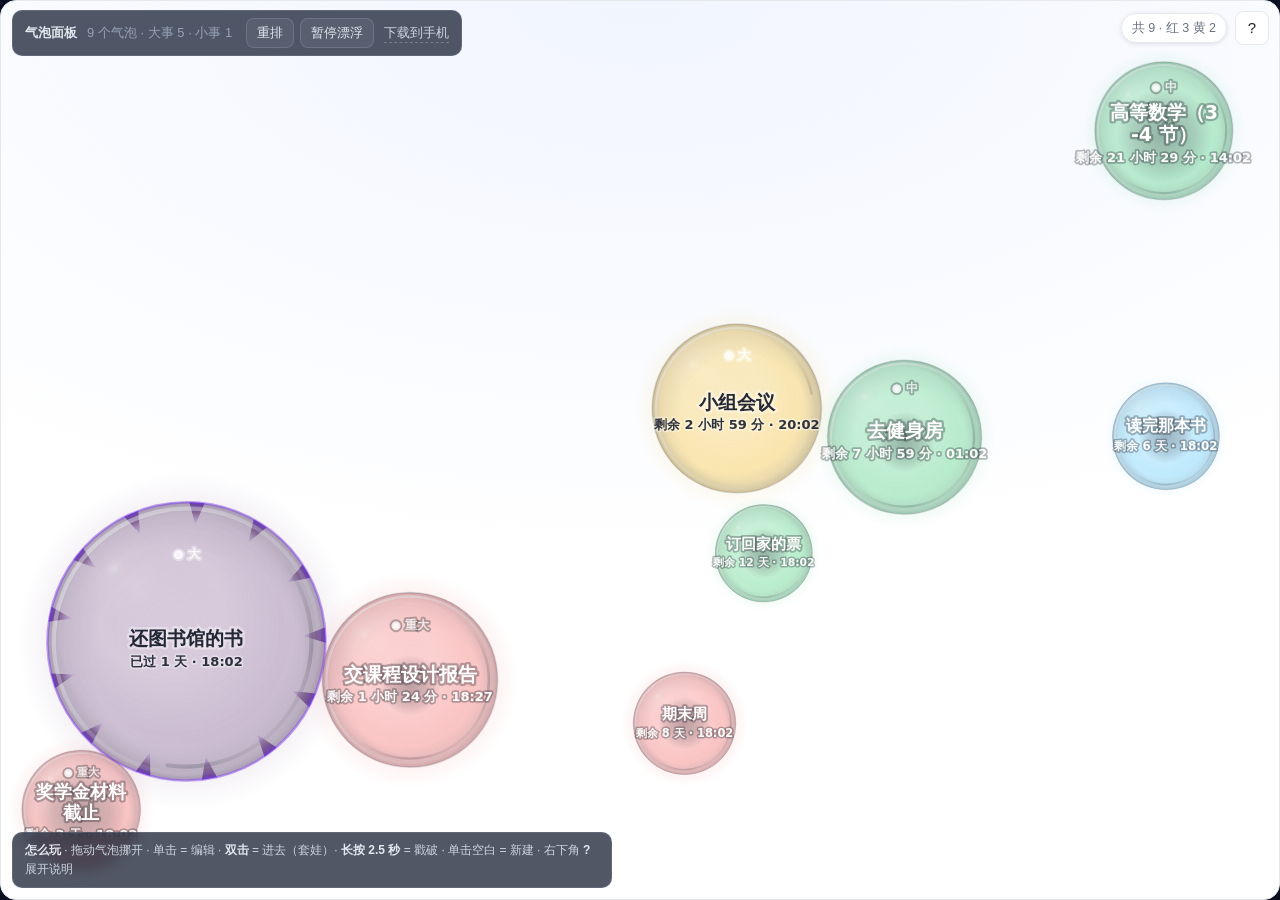
<file: index.html>
<!doctype html>
<html lang="zh-CN">
<head>
<meta charset="utf-8" />
<meta name="viewport" content="width=device-width, initial-scale=1, viewport-fit=cover" />
<meta name="theme-color" content="#0b1020" />
<title>气泡日程 · Bubble Schedule Demo</title>
<meta name="description" content="气泡浮动日程界面：大小 = 还剩多久，颜色 = 事情多大。纯前端、零依赖。" />
<!-- 空的 data: 图标：不写这一行浏览器会去请求 /favicon.ico 并拿到 404，
     在控制台留一条无意义的红字（demo 的 404 检查也会被它干扰）。 -->
<link rel="icon" href="data:," />
<!--
  刻意复用应用的**同一批样式表**（web/css/*.css 由生成器拷进来）。
  少一个气泡就长得不对：`.bubble-canvas` 在 views.css，
  颜色/圆角/字号的设计变量在 base.css。
-->
<link rel="stylesheet" href="web/css/base.css" />
<link rel="stylesheet" href="web/css/layout.css" />
<link rel="stylesheet" href="web/css/views.css" />
<link rel="stylesheet" href="web/css/components.css" />
<link rel="stylesheet" href="web/demo.css" />
<script>
  // 微信内置浏览器：它**会拦掉 .apk 下载**，所以先把话说明白（见下面 demo-bar / demo-hint 里的 wx-only 片段）。
  // 只往 <html> 上加一个 class，不联网、无依赖；老内核里 UA 读不到就走 catch，不影响任何别的功能。
  try { if (/MicroMessenger/i.test(navigator.userAgent)) document.documentElement.className += ' wechat'; } catch (e) {}
</script>
</head>
<body>
<!--
  ⚠️ `view-bubble` 这个类**不能省**：layout.css 里气泡区的"铺满"规则
     （去掉顶栏、去掉内容区内边距、把 .content 变成 flex 列）全部挂在
     `.app.view-bubble` 下面。少了它就不是全屏气泡，而是带一圈留白的普通视图。

  ⚠️ 也**不能有 .sidebar**：layout.css 的 `.app` 是
     `display:grid; grid-template-columns: var(--sidebar-w) 1fr`。
     没有侧栏时，`.main` 会落进**第一列**（= 收起态侧栏的 62px），
     整个主区被压成 62px 宽 —— 实测就是 62px。
     demo.css 里用 `grid-template-columns: 1fr` 覆盖掉。
-->
<div class="app view-bubble">
  <div class="main">
    <main class="content" id="view-host" tabindex="-1"></main>
  </div>
</div>

<!-- 顶部悬浮条：标题 / 统计 / 两个好玩的操作（重排、暂停漂浮）。
     不用应用的 .topbar —— 气泡视图下它是被隐藏的（空间全留给气泡），
     所以这里自己做一条浮层。 -->
<div class="demo-bar">
  <b id="view-title">气泡面板</b>
  <span id="view-subtitle" class="demo-sub"></span>
  <span class="demo-nav" id="view-nav"></span>
  <!-- 去下载页。这是个**网页**（不是微信小程序），所以在页面上给出下载入口没有任何规则问题；
       而且入口做得克制一点：一行小字，不抢气泡的视觉。 -->
  <a class="demo-install" href="install.html">下载到手机</a>
</div>

<div class="toast-host" id="toast-host" aria-live="polite" aria-atomic="false"></div>

<div class="demo-hint">
  <b>怎么玩</b> ·
  拖动气泡挪开 ·
  单击 = 编辑 ·
  <b>双击</b> = 进去（套娃）·
  <b>长按 2.5 秒</b> = 戳破 ·
  单击空白 = 新建 ·
  右下角 <b>?</b> 展开说明
  <!-- ⚠️ 微信里这一条才显示：微信会拦 .apk 下载，"点这里下载"在微信里是死路，
       必须先告诉人去「在浏览器打开」。 -->
  <span class="wx-only">
    · 想装到手机上：点右上角 <b>⋯</b> → <b>在浏览器打开</b>，再打开 <a href="install.html">下载页</a>
  </span>
</div>

<!--
  ⚠️⚠️ 载入失败的兜底 —— 这个块比它看起来重要。

  这个页面全靠一行 `<script type="module" src="web/demo.js">`。而下面两种情况
  **都是白屏**，用户在页面上看不到任何线索：
    ① 内核不支持 ES module（老 X5 / Android 微信内置浏览器 / 很老的 Safari）；
    ② 内核支持，但模块加载或执行失败（相对路径少了层、网络被截断、某个 import 抛错）。
  情况 ① 用 `nomodule` 接（那个脚本在支持 module 的内核里**根本不会执行**）；
  情况 ② 用看门狗接。

  为什么用"标志位 + 超时"而不是 try/catch 包住 import：
    module 的解析/执行发生在**另一个脚本上下文**里，这里的 catch 抓不到它的错。
    唯一可靠的判据是"渲染完成后自己举一下手"（web/demo.js 末尾写 __bubbleBooted）。
  为什么 6 秒：慢网下真正加载完大约 1 秒内；6 秒是"明显不对劲"的量级，
    又不至于让用户等太久。宁可晚一点报，也不要误报。
-->
<div id="boot-error" class="boot-error">
  <div class="boot-error-in">
    <h1>这个浏览器没能打开这个页面</h1>
    <p>
      页面用的是 ES module，需要较新的浏览器。<br />
      如果你是在<b>微信</b>里：点右上角 <b>⋯</b> → <b>在浏览器打开</b>。
    </p>
    <p class="boot-url mono" id="boot-url"></p>
    <p><a class="boot-go" href="install.html">下载到手机 →</a></p>
  </div>
</div>

<script nomodule>
  // 只有"不支持 ES module"的内核才会执行这里 —— 正好是白屏的第 ① 种情况。
  document.documentElement.className += ' no-module';
</script>
<script>
  // 看门狗（经典脚本：不支持 module 的内核也会跑它）。
  (function () {
    try { document.getElementById('boot-url').textContent = location.href; } catch (e) {}
    window.__bubbleBootTimer = setTimeout(function () {
      if (!window.__bubbleBooted) {
        var el = document.getElementById('boot-error');
        if (el) el.className += ' on';
      }
    }, 6000);
  })();
</script>

<script type="module" src="web/demo.js"></script>
</body>
</html>
</file>
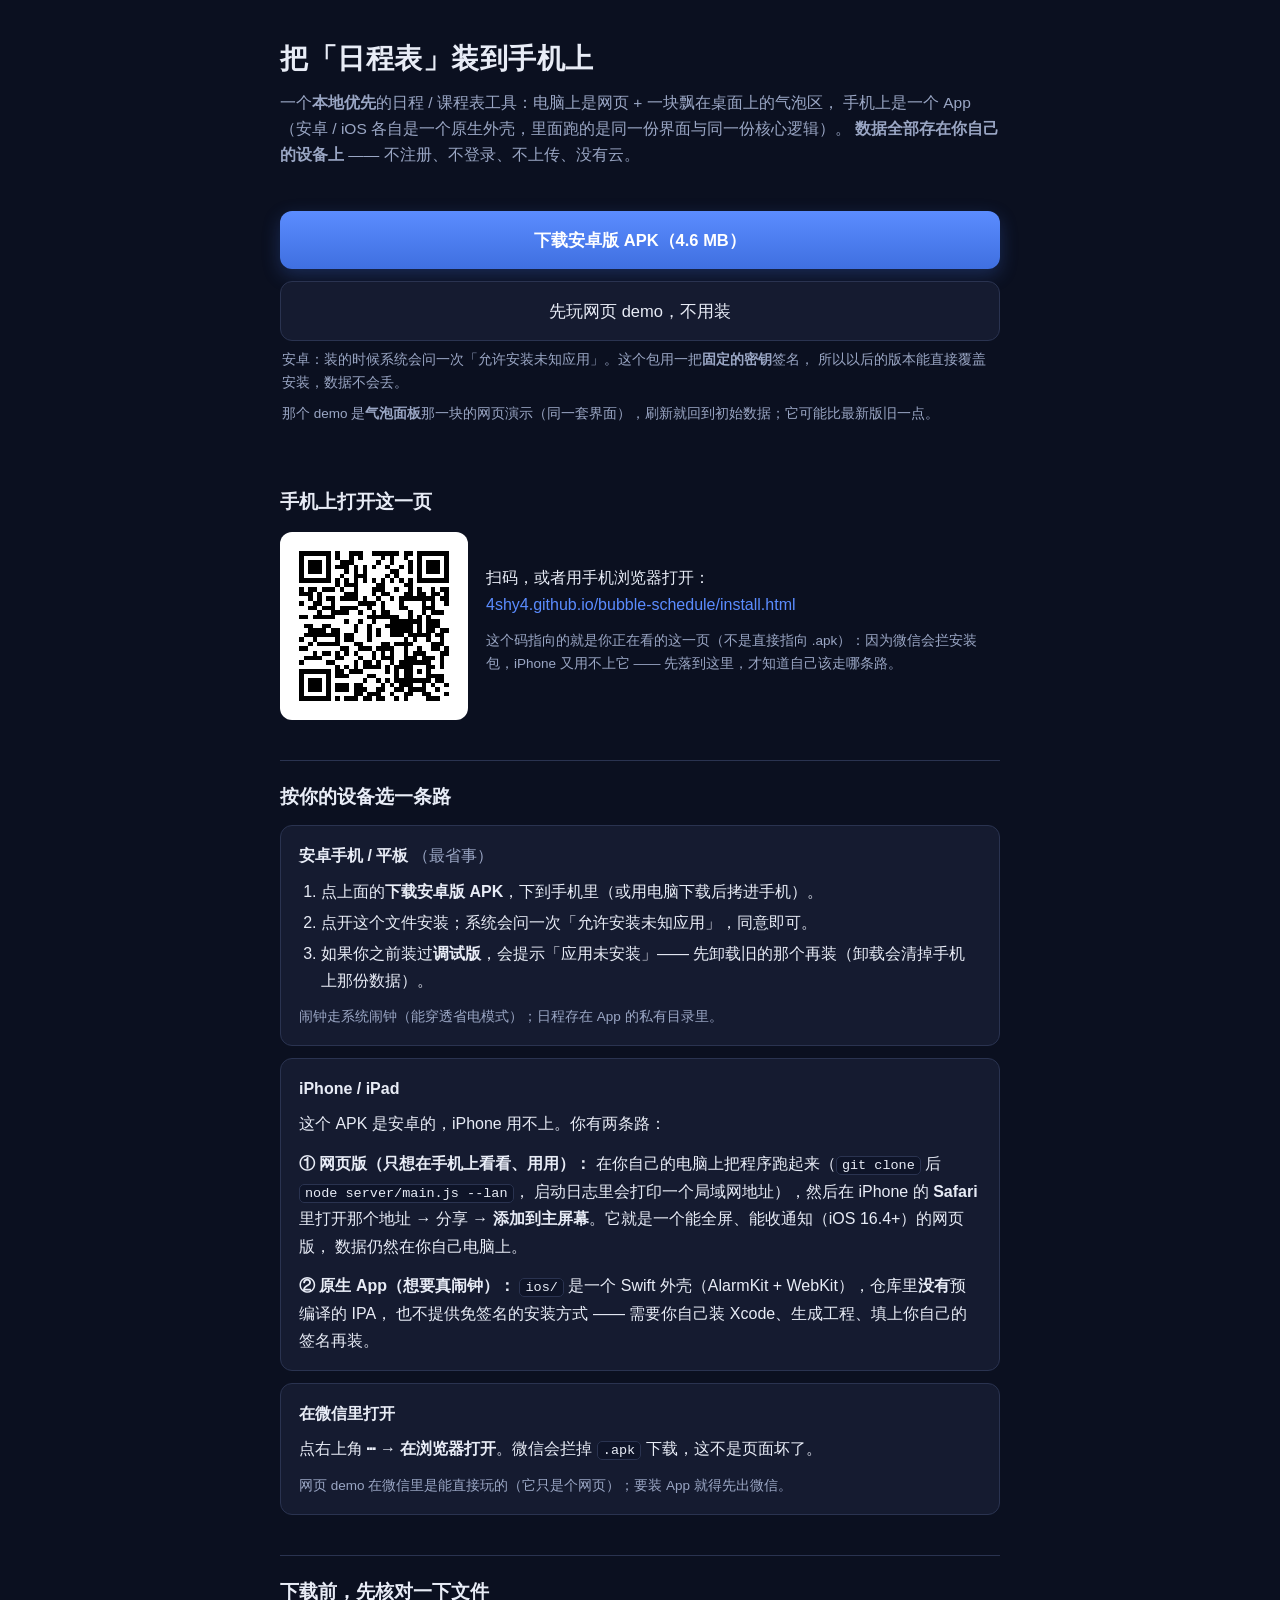
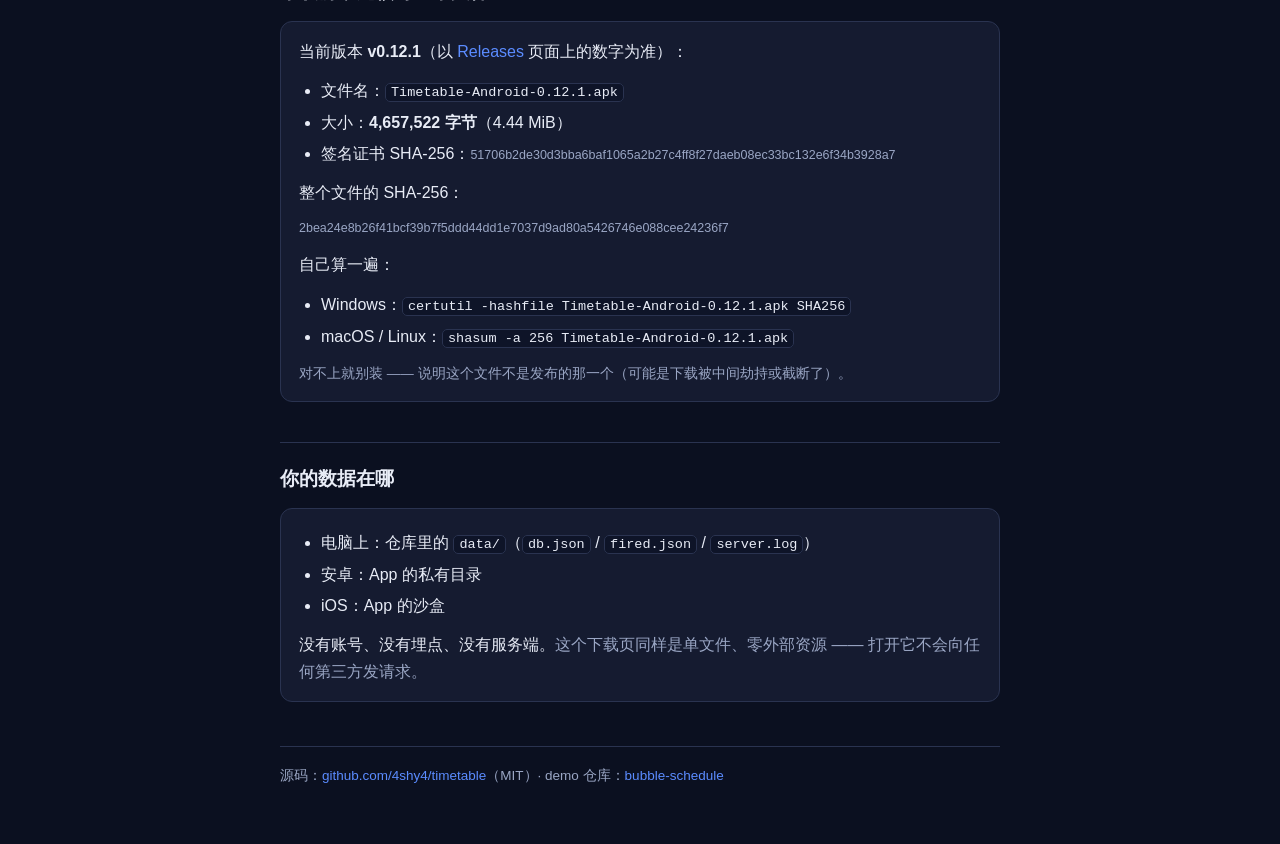
<file: install.html>
<!doctype html>
<html lang="zh-CN">
<head>
<meta charset="utf-8" />
<meta name="viewport" content="width=device-width, initial-scale=1, viewport-fit=cover" />
<meta name="theme-color" content="#0b1020" />
<title>把「日程表」装到手机上 · 下载与说明</title>
<meta name="description" content="日程表（Timetable）：本地优先的日程 / 课程表工具。安卓下载 APK，iPhone / iPad 走网页版或自己签名。数据全部存在你自己设备上。" />
<!-- 空的 data: 图标：不写这行浏览器会去请求 /favicon.ico，多一条无意义的 404。 -->
<link rel="icon" href="data:," />
<!-- ⚠️ 这一行是**二维码的唯一真源**：tools/make-install-qr.mjs 会来这里读地址去生成 qr.svg，
     而不是各自硬编码一份（两处写同一个 URL，早晚会不一致）。
     它同时也告诉搜索引擎/分享卡片"这一页的正式地址是哪个"。 -->
<link rel="canonical" href="https://4shy4.github.io/bubble-schedule/install.html" />
<!--
  为什么这个页面**自带样式**、不复用 web/css/*：
    它是「下载页」，不是应用界面 —— 应用的样式表是给 .app 那套网格/侧栏/气泡用的，
    在这里引进来只会互相打架。而且这一页要能在**任何浏览器**里正常显示
    （包括不支持 ES module 的老内核），所以：单文件、无外部资源、无依赖。
  这里也不引任何 CDN / 字体 / 统计 —— 一个"数据不出你机器"的项目，
  下载页自己先去联网是很荒谬的。
-->
<style>
  :root {
    --bg: #0b1020;
    --card: #151b30;
    --card-2: #1b2340;
    --line: #2a3350;
    --fg: #e8ecf6;
    --dim: #9aa6c4;
    --brand: #5b8cff;
    --brand-2: #3f6fe0;
    --ok: #43c08a;
    --warn: #f0b45a;
  }
  * { box-sizing: border-box; }
  html, body { margin: 0; padding: 0; }
  body {
    background: var(--bg);
    color: var(--fg);
    font: 16px/1.7 -apple-system, BlinkMacSystemFont, "Segoe UI", "Microsoft YaHei", "PingFang SC", "Hiragino Sans GB", sans-serif;
    padding: 0 16px 56px;
    -webkit-text-size-adjust: 100%;
  }
  .wrap { max-width: 720px; margin: 0 auto; }
  header { padding: 40px 0 8px; }
  h1 { font-size: 28px; line-height: 1.35; margin: 0 0 12px; letter-spacing: .5px; }
  h2 { font-size: 19px; margin: 40px 0 12px; padding-top: 20px; border-top: 1px solid var(--line); }
  h2:first-of-type { border-top: 0; }
  p { margin: 0 0 12px; }
  .lead { color: var(--dim); font-size: 15.5px; }
  a { color: var(--brand); text-decoration: none; }
  a:hover { text-decoration: underline; }
  code, .mono { font-family: ui-monospace, SFMono-Regular, Consolas, "Liberation Mono", monospace; }
  code { background: #0e1428; border: 1px solid var(--line); border-radius: 5px; padding: 1px 5px; font-size: 13.5px; }
  .btns { display: grid; gap: 12px; margin: 22px 0 6px; }
  a.btn {
    display: block; padding: 15px 18px; border-radius: 12px;
    background: linear-gradient(180deg, var(--brand), var(--brand-2));
    color: #fff; text-align: center; font-size: 16.5px; font-weight: 600;
    box-shadow: 0 6px 18px rgba(63, 111, 224, .28);
  }
  a.btn:hover { text-decoration: none; filter: brightness(1.06); }
  a.btn.ghost {
    background: var(--card); color: var(--fg); border: 1px solid var(--line);
    font-weight: 500; box-shadow: none;
  }
  .under { color: var(--dim); font-size: 13.5px; margin: 8px 2px 0; }
  .qr { display: flex; gap: 18px; align-items: center; flex-wrap: wrap; margin: 14px 0 0; }
  .qr .box { background: #fff; padding: 10px; border-radius: 12px; line-height: 0; }
  .qr img { width: 168px; height: 168px; display: block; }
  .qr .side { min-width: 200px; flex: 1; }
  .card { background: var(--card); border: 1px solid var(--line); border-radius: 12px; padding: 16px 18px; margin: 12px 0; }
  .card h3 { margin: 0 0 8px; font-size: 16px; }
  .card p:last-child { margin-bottom: 0; }
  ol, ul { margin: 0 0 12px; padding-left: 22px; }
  li { margin: 4px 0; }
  .k { color: var(--fg); font-weight: 600; }
  .dim { color: var(--dim); }
  .warn { color: var(--warn); }
  .ok { color: var(--ok); }
  .hash { word-break: break-all; font-size: 12.5px; color: var(--dim); }
  footer { margin-top: 44px; padding-top: 18px; border-top: 1px solid var(--line); color: var(--dim); font-size: 13.5px; }
  .wx { display: none; }
  html.wechat .wx { display: block; }
  .wx-tip {
    background: #1d2a1f; border: 1px solid #2f5238; border-radius: 12px;
    padding: 14px 16px; margin: 18px 0 0; font-size: 14.5px;
  }
  button.copy {
    margin-top: 6px; padding: 8px 14px; border-radius: 9px; cursor: pointer;
    background: var(--card-2); color: var(--fg); border: 1px solid var(--line); font-size: 14px;
  }
  button.copy:active { transform: translateY(1px); }
</style>
</head>
<body>
<div class="wrap">

<header>
  <h1>把「日程表」装到手机上</h1>
  <p class="lead">
    一个<b>本地优先</b>的日程 / 课程表工具：电脑上是网页 + 一块飘在桌面上的气泡区，
    手机上是一个 App（安卓 / iOS 各自是一个原生外壳，里面跑的是同一份界面与同一份核心逻辑）。
    <b>数据全部存在你自己的设备上</b> —— 不注册、不登录、不上传、没有云。
  </p>
</header>

<!-- 微信内置浏览器：会拦 .apk 下载，所以先把话说明白（这条只在 MicroMessenger 下显示）。 -->
<div class="wx">
  <div class="wx-tip">
    <b>你在微信里打开的这一页。</b>
    微信会拦掉 <code>.apk</code> 下载：请点右上角 <b>⋯</b> → <b>在浏览器打开</b>，再点下面的下载按钮。
    <div><button class="copy" id="copy-url" type="button">复制本页地址</button></div>
  </div>
</div>

<div class="btns">
  <a class="btn" href="https://github.com/4shy4/timetable/releases/latest">下载安卓版 APK（4.6 MB）</a>
  <a class="btn ghost" href="https://4shy4.github.io/bubble-schedule/">先玩网页 demo，不用装</a>
</div>
<p class="under">
  安卓：装的时候系统会问一次「允许安装未知应用」。这个包用一把<b>固定的密钥</b>签名，
  所以以后的版本能直接覆盖安装，数据不会丢。
</p>
<p class="under">
  那个 demo 是<b>气泡面板</b>那一块的网页演示（同一套界面），刷新就回到初始数据；它可能比最新版旧一点。
</p>

<h2>手机上打开这一页</h2>
<div class="qr">
  <!-- 二维码是**静态 SVG**（build 时生成，见 tools/make-install-qr.mjs）：
       不跑 JS 也能显示 —— 会扫这个码的，往往正是最老的那批浏览器。
       尺寸 185 = 37 × 5：qr.svg 是 33 个模块 + 两边各 2 格静区 = 37 格宽，
       取格数的整数倍，模块边缘才落在整像素上（不取整数倍会被抗锯齿糊掉）。 -->
  <div class="box"><img src="qr.svg" width="185" height="185" alt="扫码打开这一页：https://4shy4.github.io/bubble-schedule/install.html" /></div>
  <div class="side">
    <p>扫码，或者用手机浏览器打开：<br />
      <a href="https://4shy4.github.io/bubble-schedule/install.html">4shy4.github.io/bubble-schedule/install.html</a>
    </p>
    <p class="dim" style="font-size:13.5px">这个码指向的就是你正在看的这一页（不是直接指向 .apk）：因为微信会拦安装包，iPhone 又用不上它 —— 先落到这里，才知道自己该走哪条路。</p>
  </div>
</div>

<h2>按你的设备选一条路</h2>

<div class="card">
  <h3>安卓手机 / 平板 <span class="dim" style="font-weight:400">（最省事）</span></h3>
  <ol>
    <li>点上面的<b>下载安卓版 APK</b>，下到手机里（或用电脑下载后拷进手机）。</li>
    <li>点开这个文件安装；系统会问一次「允许安装未知应用」，同意即可。</li>
    <li>如果你之前装过<b>调试版</b>，会提示「应用未安装」—— 先卸载旧的那个再装（卸载会清掉手机上那份数据）。</li>
  </ol>
  <p class="dim" style="font-size:13.5px">闹钟走系统闹钟（能穿透省电模式）；日程存在 App 的私有目录里。</p>
</div>

<div class="card">
  <h3>iPhone / iPad</h3>
  <p>这个 APK 是安卓的，iPhone 用不上。你有两条路：</p>
  <p><span class="k">① 网页版（只想在手机上看看、用用）：</span>
    在你自己的电脑上把程序跑起来（<code>git clone</code> 后 <code>node server/main.js --lan</code>，
    启动日志里会打印一个局域网地址），然后在 iPhone 的 <b>Safari</b> 里打开那个地址 →
    分享 → <b>添加到主屏幕</b>。它就是一个能全屏、能收通知（iOS 16.4+）的网页版，
    数据仍然在你自己电脑上。</p>
  <p><span class="k">② 原生 App（想要真闹钟）：</span>
    <code>ios/</code> 是一个 Swift 外壳（AlarmKit + WebKit），仓库里<b>没有</b>预编译的 IPA，
    也不提供免签名的安装方式 —— 需要你自己装 Xcode、生成工程、填上你自己的签名再装。</p>
</div>

<div class="card">
  <h3>在微信里打开</h3>
  <p>点右上角 <b>⋯</b> → <b>在浏览器打开</b>。微信会拦掉 <code>.apk</code> 下载，这不是页面坏了。</p>
  <p class="dim" style="font-size:13.5px">网页 demo 在微信里是能直接玩的（它只是个网页）；要装 App 就得先出微信。</p>
</div>

<h2>下载前，先核对一下文件</h2>
<div class="card">
  <p>当前版本 <b>v0.12.1</b>（以 <a href="https://github.com/4shy4/timetable/releases/latest">Releases</a> 页面上的数字为准）：</p>
  <ul>
    <li>文件名：<code>Timetable-Android-0.12.1.apk</code></li>
    <li>大小：<b>4,657,522 字节</b>（4.44 MiB）</li>
    <li>签名证书 SHA-256：<span class="hash">51706b2de30d3bba6baf1065a2b27c4ff8f27daeb08ec33bc132e6f34b3928a7</span></li>
  </ul>
  <p>整个文件的 SHA-256：</p>
  <p class="hash">2bea24e8b26f41bcf39b7f5ddd44dd1e7037d9ad80a5426746e088cee24236f7</p>
  <p>自己算一遍：</p>
  <ul>
    <li>Windows：<code>certutil -hashfile Timetable-Android-0.12.1.apk SHA256</code></li>
    <li>macOS / Linux：<code>shasum -a 256 Timetable-Android-0.12.1.apk</code></li>
  </ul>
  <p class="dim" style="font-size:13.5px">对不上就别装 —— 说明这个文件不是发布的那一个（可能是下载被中间劫持或截断了）。</p>
</div>

<h2>你的数据在哪</h2>
<div class="card">
  <ul>
    <li>电脑上：仓库里的 <code>data/</code>（<code>db.json</code> / <code>fired.json</code> / <code>server.log</code>）</li>
    <li>安卓：App 的私有目录</li>
    <li>iOS：App 的沙盒</li>
  </ul>
  <p>没有账号、没有埋点、没有服务端。<span class="dim">这个下载页同样是单文件、零外部资源 —— 打开它不会向任何第三方发请求。</span></p>
</div>

<footer>
  源码：<a href="https://github.com/4shy4/timetable">github.com/4shy4/timetable</a>（MIT）·
  demo 仓库：<a href="https://github.com/4shy4/bubble-schedule">bubble-schedule</a>
</footer>

</div>

<!--
  ⚠️ 发新版时要改的数字只有三处（都在上面「下载前，先核对一下文件」那一节）：
     版本号、字节数、SHA-256；签名证书指纹在换密钥之前是不变的。
     别忘了跑一遍：node tools/make-install-qr.mjs（只在**网址**变了时才需要重跑）。
-->
<script>
  // 微信内置浏览器：只加一个 class 让上面的提示块显示出来。没有网络请求，没有依赖。
  (function () {
    try {
      if (/MicroMessenger/i.test(navigator.userAgent)) document.documentElement.className += ' wechat';
    } catch (e) { /* 老内核里 UA 读不到就算了，不影响别的 */ }
  })();

  // 复制本页地址：微信里没法点「在新标签打开」，所以给一个能粘贴走的按钮。
  (function () {
    var b = document.getElementById('copy-url');
    if (!b) return;
    b.addEventListener('click', function () {
      var url = location.href;
      var done = function () { b.textContent = '已复制 ✓'; setTimeout(function () { b.textContent = '复制本页地址'; }, 1600); };
      if (navigator.clipboard && navigator.clipboard.writeText) {
        navigator.clipboard.writeText(url).then(done, fallback);
      } else { fallback(); }
      function fallback() {
        // 老内核 / 非 https：用最原始的办法（选中 + execCommand）
        try {
          var t = document.createElement('textarea');
          t.value = url; t.setAttribute('readonly', '');
          t.style.position = 'fixed'; t.style.opacity = '0';
          document.body.appendChild(t); t.select();
          document.execCommand('copy');
          document.body.removeChild(t);
          done();
        } catch (e) { b.textContent = '请长按地址栏复制'; }
      }
    });
  })();
</script>
</body>
</html>
</file>
<file: web/css/base.css>
:root {
  --bg: #f5f6f8;
  --surface: #ffffff;
  --surface-2: #fafbfc;
  --text: #1b1f24;
  --muted: #6b7280;
  --line: #e6e8ec;
  --brand: #3b6ef6;
  --brand-soft: #eaf0ff;
  --danger: #ef4444;
  --ok: #10b981;
  --warn: #f59e0b;

  --c-course: #3b6ef6;
  --c-task: #f59e0b;
  --c-exam: #ef4444;
  --c-activity: #10b981;
  --c-personal: #8b5cf6;
  --c-other: #64748b;

  
  --cc-1: #2f6feb;
  --cc-2: #0e9f6e;
  --cc-3: #7c5cf0;
  --cc-4: #d97706;
  --cc-5: #0e8fa8;
  --cc-6: #db2777;
  --cc-7: #65a30d;
  --cc-8: #e11d48;
  --cc-9: #4f46e5;
  --cc-10: #b45309;
  --cc-11: #0891b2;
  --cc-12: #9333ea;

  --r-sm: 8px;
  --r-md: 12px;
  --r-lg: 16px;
  --shadow: 0 1px 2px rgba(16, 24, 40, .05), 0 8px 24px -12px rgba(16, 24, 40, .18);
  --font: -apple-system, BlinkMacSystemFont, "Segoe UI", "PingFang SC", "Hiragino Sans GB",
          "Microsoft YaHei", "Noto Sans SC", Roboto, sans-serif;
  --sidebar-w: 210px;
  
  --sidebar-w-collapsed: 62px;
  --sidebar-w-expanded: 210px;
  --tabbar-h: 58px;
}

@media (prefers-color-scheme: dark) {
  :root {
    --bg: #0f1115;
    --surface: #171a21;
    --surface-2: #1c2029;
    --text: #e8eaed;
    --muted: #9aa2af;
    --line: #262b34;
    --brand: #6b93ff;
    --brand-soft: #1b2440;
    --shadow: 0 1px 2px rgba(0, 0, 0, .4), 0 12px 28px -16px rgba(0, 0, 0, .6);
  }
}

* { box-sizing: border-box; }

html, body { height: 100%; }

body {
  margin: 0;
  font-family: var(--font);
  font-size: 14px;
  line-height: 1.5;
  color: var(--text);
  background: var(--bg);
  -webkit-font-smoothing: antialiased;
  -webkit-tap-highlight-color: transparent;
}

h1, h2, h3, h4, p { margin: 0; }
button { font: inherit; color: inherit; }
ul { margin: 0; padding: 0; list-style: none; }

::-webkit-scrollbar { width: 10px; height: 10px; }
::-webkit-scrollbar-thumb { background: var(--line); border-radius: 999px; border: 3px solid transparent; background-clip: content-box; }
::-webkit-scrollbar-thumb:hover { background: var(--muted); background-clip: content-box; }


.btn {
  display: inline-flex; align-items: center; justify-content: center; gap: 6px;
  padding: 8px 14px; min-height: 36px;
  border: 1px solid var(--line); border-radius: var(--r-sm);
  background: var(--surface); cursor: pointer;
  transition: background .15s, border-color .15s, transform .06s;
  white-space: nowrap;
}
.btn:hover { background: var(--surface-2); }
.btn:active { transform: scale(.98); }
.btn-primary { background: var(--brand); border-color: var(--brand); color: #fff; }
.btn-primary:hover { filter: brightness(1.06); background: var(--brand); }
.btn-ghost { background: transparent; border-color: transparent; }
.btn-danger { color: var(--danger); border-color: var(--line); }
.btn-danger:hover { background: rgba(239, 68, 68, .08); }
.btn-block { width: 100%; }
.btn-sm { min-height: 30px; padding: 4px 10px; font-size: 13px; }

.icon-btn {
  width: 34px; height: 34px; display: inline-grid; place-items: center;
  border: 1px solid var(--line); border-radius: var(--r-sm);
  background: var(--surface); cursor: pointer; font-size: 15px;
}
.icon-btn:hover { background: var(--surface-2); }

.chip {
  display: inline-flex; align-items: center; gap: 4px;
  padding: 2px 8px; border-radius: 999px;
  background: var(--surface-2); border: 1px solid var(--line);
  font-size: 12px; color: var(--muted);
}
.tiny { font-size: 12px; color: var(--muted); }
.muted { color: var(--muted); }
.only-desk { display: inline; }
.only-mobile { display: none; }

input, select, textarea {
  font: inherit; color: inherit; width: 100%;
  padding: 9px 11px; min-height: 38px;
  border: 1px solid var(--line); border-radius: var(--r-sm);
  background: var(--surface); outline: none;
  transition: border-color .15s, box-shadow .15s;
}


[hidden] { display: none !important; }


input[type='checkbox'], input[type='radio'] {
  width: auto;
  min-width: 0;
  min-height: 0;
  height: auto;
  padding: 0;
  margin: 0;
  border: 0;
  border-radius: 0;
  background: none;
  flex: none;
  align-self: flex-start;
  accent-color: var(--brand);
}

input:focus, select:focus, textarea:focus {
  border-color: var(--brand);
  box-shadow: 0 0 0 3px color-mix(in srgb, var(--brand) 18%, transparent);
}
textarea { min-height: 72px; resize: vertical; }
label { display: block; font-size: 12px; color: var(--muted); margin-bottom: 5px; }


.t-course { --c: var(--c-course); }
.t-task { --c: var(--c-task); }
.t-exam { --c: var(--c-exam); }
.t-activity { --c: var(--c-activity); }
.t-personal { --c: var(--c-personal); }
.t-other { --c: var(--c-other); }

@media (max-width: 799px) {
  .only-desk { display: none; }
  .only-mobile { display: inline-grid; }
}
</file>
<file: web/css/layout.css>
.app {
  display: grid;
  grid-template-columns: var(--sidebar-w) 1fr;
  min-height: 100vh;
  min-height: 100dvh;
}


.app.view-bubble {
  height: 100vh;
  height: 100dvh;
  overflow: hidden;
}
.app.view-bubble .main { height: 100%; min-height: 0; overflow: hidden; }

.app.view-bubble .sidebar { position: static; height: 100%; overflow-y: auto; }


.sidebar {
  display: flex; flex-direction: column; gap: 8px;
  padding: 16px 12px;
  border-right: 1px solid var(--line);
  background: var(--surface);
  position: sticky; top: 0; height: 100vh; height: 100dvh;
  
  min-width: 0;
}
.brand { display: flex; align-items: center; gap: 10px; padding: 4px 6px 14px; }
.brand-mark {
  width: 32px; height: 32px; border-radius: 9px; flex: none;
  display: grid; place-items: center;
  background: var(--brand); color: #fff; font-weight: 700;
}
.brand-text { display: flex; flex-direction: column; line-height: 1.15; }
.brand-text b { font-size: 15px; }
.brand-text small { font-size: 11px; color: var(--muted); letter-spacing: .04em; }

.nav { display: flex; flex-direction: column; gap: 2px; flex: 1; }
.nav-item {
  display: flex; align-items: center; gap: 10px;
  padding: 9px 11px; border-radius: var(--r-sm);
  border: 0; background: transparent; text-align: left; cursor: pointer;
  color: var(--text);
}
.nav-item:hover { background: var(--surface-2); }
.nav-item[aria-current="true"] { background: var(--brand-soft); color: var(--brand); font-weight: 600; }
.nav-item .nav-ico { width: 18px; text-align: center; font-size: 15px; }
.sidebar-foot { display: flex; flex-direction: column; gap: 8px; padding-top: 10px; border-top: 1px solid var(--line); }
.sidebar-foot .tiny { padding: 0 4px; }


.sidebar-toggle {
  margin-top: 8px; padding: 6px 0; width: 100%;
  border: 1px solid var(--line); border-radius: var(--r-sm);
  background: var(--surface-2); color: var(--muted);
  font-size: 14px; line-height: 1; cursor: pointer;
}
.sidebar-toggle:hover { color: var(--text); border-color: var(--brand); }



@media (min-width: 800px) {
  .app { transition: grid-template-columns 180ms ease; grid-template-columns: var(--sidebar-w-collapsed) 1fr; }
  .app:has(.sidebar:hover), .app:has(.sidebar:focus-within) { grid-template-columns: var(--sidebar-w-expanded) 1fr; }
  
  .app:has(.sidebar.is-open:not(.is-dropzone)) { grid-template-columns: var(--sidebar-w-expanded) 1fr; }
  
  .app:has(.sidebar.is-dropzone) { grid-template-columns: var(--sidebar-w-expanded) 1fr; }
  .sidebar { width: auto; }
  
  .sidebar .brand-text,
  .sidebar .nav-label,
  .sidebar .sidebar-foot .tiny {
    opacity: 0; width: 0; overflow: hidden;
    transition: opacity 120ms ease, width 180ms ease;
    white-space: nowrap;
  }
  .sidebar:hover .brand-text,
  .sidebar:hover .nav-label,
  .sidebar:hover .sidebar-foot .tiny,
  .sidebar:focus-within .brand-text,
  .sidebar:focus-within .nav-label,
  .sidebar:focus-within .sidebar-foot .tiny,
  .sidebar.is-open .brand-text,
  .sidebar.is-open .nav-label,
  .sidebar.is-open .sidebar-foot .tiny,
  .sidebar.is-dropzone .brand-text,
  .sidebar.is-dropzone .nav-label,
  .sidebar.is-dropzone .sidebar-foot .tiny {
    opacity: 1; width: auto; overflow: visible;
  }
  
  .sidebar.is-dropzone > * { visibility: hidden; }

  
  .sidebar:not(:hover):not(:focus-within):not(.is-dropzone) { padding-left: 0; padding-right: 0; }
  .sidebar:not(:hover):not(:focus-within):not(.is-dropzone) .brand { justify-content: center; padding: 4px 0 14px; }
  .sidebar:not(:hover):not(:focus-within):not(.is-dropzone) .nav-item {
    justify-content: center; padding-left: 0; padding-right: 0; min-height: 38px;
  }
  .sidebar:not(:hover):not(:focus-within):not(.is-dropzone) .sidebar-foot { align-items: center; }
  
  .nav-item .nav-ico { width: 20px; flex: none; line-height: 1; }
  .brand-mark { width: 32px; height: 32px; }
}


.bubble-dropzone {
  position: fixed; z-index: 30;
  left: 0; top: 0; height: 100dvh;
  width: var(--sidebar-w-expanded);
  display: flex; flex-direction: column; justify-content: center; gap: 10px;
  padding: 18px 12px;
  border: 2px dashed color-mix(in srgb, var(--drop-color, var(--brand)) 60%, transparent);
  border-radius: var(--r-lg);
  background:
    linear-gradient(180deg,
      color-mix(in srgb, var(--drop-color, var(--surface)) 34%, var(--surface)),
      color-mix(in srgb, var(--drop-color, var(--surface)) 16%, var(--surface)));
  backdrop-filter: blur(3px);
  pointer-events: none;              
  animation: dzIn 150ms ease-out both;
  text-align: center;
}
.bubble-dropzone[hidden] { display: none; }
@keyframes dzIn { from { opacity: 0; transform: translateX(-12px); } }
.bdz-head { font-size: 15px; font-weight: 700; color: var(--text); }
.bdz-desc { font-size: 12.5px; line-height: 1.5; color: var(--text); opacity: .85; }
.bdz-color {
  display: flex; flex-direction: column; align-items: center; gap: 5px;
  margin-top: 4px; font-size: 11.5px; color: var(--muted);
}
.bdz-color i {
  width: 26px; height: 26px; border-radius: 50%; display: block;
  border: 2px solid color-mix(in srgb, var(--line) 70%, transparent);
  box-shadow: 0 1px 6px -1px rgba(0, 0, 0, .25);
}


.main { display: flex; flex-direction: column; min-width: 0; }

.topbar {
  position: sticky; top: 0; z-index: 20;
  display: flex; align-items: center; justify-content: space-between; gap: 12px;
  padding: 12px 20px;
  background: color-mix(in srgb, var(--bg) 86%, transparent);
  backdrop-filter: saturate(1.4) blur(10px);
  border-bottom: 1px solid var(--line);
}
.topbar-left, .topbar-right { display: flex; align-items: center; gap: 10px; min-width: 0; }
.title-block { min-width: 0; }
.topbar h1 { font-size: 18px; font-weight: 650; white-space: nowrap; }
.subtitle { font-size: 12px; color: var(--muted); white-space: nowrap; overflow: hidden; text-overflow: ellipsis; }

.period-nav { display: flex; align-items: center; gap: 2px; }
.period-nav .today-btn { font-size: 13px; }

.content { flex: 1; min-width: 0; padding: 16px 20px 32px; outline: none; }


.banner-host { display: flex; flex-direction: column; gap: 8px; padding: 0 20px; }
.banner-host:not(:empty) { padding-top: 12px; }


.app.view-bubble .topbar {
  padding: 0;
  border-bottom: 0;
  background: transparent;
  backdrop-filter: none;
  min-height: 0;
}
.app.view-bubble .topbar .title-block { display: none; }
.app.view-bubble .topbar .new-event-btn { display: none; }
.app.view-bubble .period-nav { display: none; }
.app.view-bubble .banner-host:empty { display: none; }

.app.view-bubble .content {
  padding: 0;
  overflow: hidden;
  
  display: flex;
  flex-direction: column;
}

.app.view-bubble .topbar-left { min-height: 44px; align-items: center; }
.banner {
  display: flex; align-items: center; gap: 10px; flex-wrap: wrap;
  padding: 10px 14px; border-radius: var(--r-md);
  border: 1px solid var(--line); background: var(--surface); box-shadow: var(--shadow);
  font-size: 13px;
}
.banner b { font-weight: 600; }
.banner .spacer { flex: 1; }
.banner.warn { border-color: color-mix(in srgb, var(--warn) 45%, var(--line)); background: color-mix(in srgb, var(--warn) 8%, var(--surface)); }
.banner.info { border-color: color-mix(in srgb, var(--brand) 40%, var(--line)); background: var(--brand-soft); }


.tabbar { display: none; }

@media (max-width: 799px) {
  .app { grid-template-columns: 1fr; }
  .sidebar { display: none; }
  .topbar { padding: 10px 14px; }
  .content { padding: 12px 14px calc(var(--tabbar-h) + 20px + env(safe-area-inset-bottom)); }
  .banner-host { padding: 0 14px; }

  .tabbar {
    display: grid; grid-auto-flow: column; grid-auto-columns: 1fr;
    position: fixed; left: 0; right: 0; bottom: 0; z-index: 30;
    height: calc(var(--tabbar-h) + env(safe-area-inset-bottom));
    padding-bottom: env(safe-area-inset-bottom);
    background: color-mix(in srgb, var(--surface) 94%, transparent);
    backdrop-filter: blur(12px);
    border-top: 1px solid var(--line);
  }
  .tabbar .nav-item {
    flex-direction: column; gap: 2px; justify-content: center;
    border-radius: 0; font-size: 11px; padding: 6px 0;
  }
  .tabbar .nav-item .nav-ico { font-size: 17px; width: auto; }
  .tabbar .nav-item[aria-current="true"] { background: transparent; color: var(--brand); }
}
</file>
<file: web/css/views.css>
.card {
  background: var(--surface); border: 1px solid var(--line);
  border-radius: var(--r-lg); box-shadow: var(--shadow);
}


.empty {
  display: grid; place-items: center; gap: 10px;
  padding: 56px 20px; text-align: center; color: var(--muted);
}
.empty .empty-ico { font-size: 34px; opacity: .5; }
.empty h3 { color: var(--text); font-size: 15px; font-weight: 600; }


.month-head {
  display: grid; grid-template-columns: repeat(7, 1fr);
  border-bottom: 1px solid var(--line);
  background: var(--surface-2);
  border-radius: var(--r-lg) var(--r-lg) 0 0;
}
.month-head span { padding: 8px 0; text-align: center; font-size: 12px; color: var(--muted); }
.month-head span.weekend { color: color-mix(in srgb, var(--muted) 70%, var(--danger)); }

.month-grid { display: grid; grid-template-columns: repeat(7, 1fr); }
.month-cell {
  min-height: 108px; padding: 6px 7px 7px;
  border-right: 1px solid var(--line); border-bottom: 1px solid var(--line);
  cursor: pointer; position: relative; overflow: hidden;
  transition: background .12s;
}
.month-cell:nth-child(7n) { border-right: 0; }
.month-cell:hover { background: var(--surface-2); }
.month-cell.out { background: color-mix(in srgb, var(--bg) 60%, transparent); }
.month-cell.out .daynum { opacity: .38; }
.month-cell.today .daynum {
  background: var(--brand); color: #fff; border-radius: 999px;
  width: 22px; height: 22px; display: grid; place-items: center;
}
.month-cell .daynum { font-size: 12px; font-weight: 600; margin-bottom: 4px; }
.month-cell .cell-head { display: flex; align-items: center; justify-content: space-between; }
.month-cell .cell-week { font-size: 10px; color: var(--muted); }

.pill {
  display: flex; align-items: center; gap: 5px;
  padding: 2px 6px; margin-bottom: 3px;
  border-radius: 5px; font-size: 11.5px; line-height: 1.45;
  background: color-mix(in srgb, var(--c) 12%, transparent);
  color: color-mix(in srgb, var(--c) 78%, var(--text));
  border-left: 2.5px solid var(--c);
  white-space: nowrap; overflow: hidden; text-overflow: ellipsis;
}
.pill .pill-time { font-variant-numeric: tabular-nums; opacity: .8; flex: none; }
.pill .pill-title { overflow: hidden; text-overflow: ellipsis; }
.pill.done { opacity: .45; text-decoration: line-through; }
.more { font-size: 11px; color: var(--muted); padding-left: 4px; }

@media (max-width: 799px) {
  .month-cell { min-height: 74px; padding: 4px; }
  .month-cell .cell-week { display: none; }
  .pill { font-size: 10.5px; padding: 1px 4px; border-left-width: 2px; }
  .pill .pill-time { display: none; }
}


.grid-wrap { overflow: auto; -webkit-overflow-scrolling: touch; }
.timegrid { min-width: 620px; position: relative; }
.timegrid-head {
  display: grid; position: sticky; top: 0; z-index: 5;
  background: var(--surface); border-bottom: 1px solid var(--line);
}
.timegrid-head .corner { border-right: 1px solid var(--line); }
.timegrid-head .daycol {
  padding: 7px 4px; text-align: center; border-right: 1px solid var(--line);
  font-size: 12px; color: var(--muted);
}
.timegrid-head .daycol b { display: block; font-size: 15px; color: var(--text); }
.timegrid-head .daycol.today { background: var(--brand-soft); }
.timegrid-head .daycol.today b { color: var(--brand); }
.timegrid-head .daycol small { font-size: 10px; }

.timegrid-body { display: grid; position: relative; }
.timegrid-axis { border-right: 1px solid var(--line); position: relative; }
.hour-label {
  height: 60px; font-size: 11px; color: var(--muted);
  text-align: right; padding-right: 7px; transform: translateY(-7px);
}
.daycol-body { position: relative; border-right: 1px solid var(--line); }
.hour-line { height: 60px; border-bottom: 1px dashed var(--line); }
.now-line {
  position: absolute; left: 0; right: 0; height: 0;
  border-top: 2px solid var(--danger); z-index: 3; pointer-events: none;
}
.now-line::before {
  content: ''; position: absolute; left: -4px; top: -5px;
  width: 8px; height: 8px; border-radius: 50%; background: var(--danger);
}

.block {
  position: absolute; overflow: hidden; cursor: pointer;
  padding: 4px 6px; border-radius: 6px;
  background: color-mix(in srgb, var(--c) 16%, var(--surface));
  border-left: 3px solid var(--c);
  box-shadow: 0 1px 2px rgba(16, 24, 40, .06);
  font-size: 11.5px; line-height: 1.35;
}
.block b { display: block; font-weight: 600; font-size: 12px; }
.block .bl-time { font-size: 10.5px; opacity: .75; }
.block .bl-loc { font-size: 10.5px; opacity: .8; }
.block.done { opacity: .5; }
.block.tiny-block { padding: 2px 5px; }
.block.tiny-block b { font-size: 11px; }


.list { display: flex; flex-direction: column; gap: 14px; }
.list-group { display: flex; flex-direction: column; gap: 8px; }
.list-group-head {
  display: flex; align-items: baseline; gap: 8px; padding: 2px 4px;
  position: sticky; top: 58px; background: var(--bg); z-index: 2;
}
.list-group-head h3 { font-size: 13px; font-weight: 650; }
.list-group-head .count { font-size: 12px; color: var(--muted); }

.row {
  display: flex; align-items: center; gap: 12px;
  padding: 11px 14px; border: 1px solid var(--line); border-radius: var(--r-md);
  background: var(--surface); cursor: pointer;
}
.row:hover { border-color: color-mix(in srgb, var(--brand) 35%, var(--line)); }
.row .bar { width: 3px; align-self: stretch; border-radius: 3px; background: var(--c); flex: none; }
.row .row-main { flex: 1; min-width: 0; }
.row .row-title { font-weight: 600; display: flex; align-items: center; gap: 6px; }
.row .row-meta { font-size: 12px; color: var(--muted); display: flex; gap: 8px; flex-wrap: wrap; margin-top: 2px; }
.row .row-time { font-variant-numeric: tabular-nums; font-size: 13px; color: var(--muted); flex: none; }
.row.done { opacity: .55; }
.row.done .row-title { text-decoration: line-through; }

.check {
  width: 22px; height: 22px; flex: none; border-radius: 50%;
  border: 1.5px solid var(--line); background: var(--surface);
  display: grid; place-items: center; cursor: pointer; font-size: 12px; color: transparent;
}
.check:hover { border-color: var(--ok); }
.check.on { background: var(--ok); border-color: var(--ok); color: #fff; }


.course-toolbar {
  display: flex; align-items: center; gap: 8px; flex-wrap: wrap;
  padding: 10px 12px; margin-bottom: 12px;
}
.week-strip { display: flex; gap: 5px; overflow-x: auto; padding-bottom: 2px; }
.week-pill {
  min-width: 38px; padding: 5px 8px; border-radius: 999px; cursor: pointer;
  border: 1px solid var(--line); background: var(--surface); font-size: 12px; flex: none;
}
.week-pill[aria-pressed="true"] { background: var(--brand); border-color: var(--brand); color: #fff; }


.course-del-list { display: flex; flex-direction: column; gap: 8px; margin-top: 10px; }
.course-del-row {
  display: flex; align-items: center; gap: 10px;
  padding: 10px 12px; border: 1px solid var(--line); border-radius: var(--r-md);
  background: var(--surface-2);
}
.course-del-row .cdr-main { flex: 1; min-width: 0; }
.course-del-row .cdr-title { font-weight: 600; }
.course-del-row .cdr-meta { font-size: 12px; color: var(--muted); margin-top: 2px; }


.course-table { display: grid; border: 1px solid var(--line); border-radius: var(--r-lg); background: var(--surface); }


.course-table-scroll {
  overflow-x: auto;
  overflow-y: visible;
  -webkit-overflow-scrolling: touch;
  
  border-radius: var(--r-lg);
}
.course-table { min-width: 720px; }

@media (max-width: 669px) {
  .course-table { min-width: 640px; }
}

.ct-row { display: contents; }
.ct-weeks, .ct-slot, .ct-cell { min-height: 62px; }


.ct-block {
  margin: 3px; z-index: 1; overflow: hidden;
  border-radius: 8px; padding: 7px 8px; font-size: 11.5px; line-height: 1.4;
  
  background: var(--c);
  color: #fff;
  box-shadow: 0 1px 2px rgb(0 0 0 / 0.08);
  cursor: pointer;
  display: flex; flex-direction: column; gap: 1px;
  transition: filter .12s;
}
.ct-block:hover { filter: brightness(1.06); }
.ct-block b {
  display: block; font-size: 12.5px; font-weight: 650; line-height: 1.3;
  
  display: -webkit-box; -webkit-line-clamp: 2; -webkit-box-orient: vertical;
  overflow: hidden;
}

.ct-block span {
  display: block; font-size: 11px;
  color: rgb(255 255 255 / 0.92);
  white-space: nowrap; overflow: hidden; text-overflow: ellipsis;
}

.ct-block .ct-time {
  font-size: 11px; font-weight: 600;
  color: rgb(255 255 255 / 0.95);
  font-variant-numeric: tabular-nums;
}

.course-table { grid-template-columns: 58px 64px repeat(7, minmax(0, 1fr)); }

.ct-weeks {
  border-right: 1px solid var(--line); border-bottom: 1px solid var(--line);
  padding: 6px 2px; text-align: center; font-size: 10.5px; color: var(--muted);
  background: var(--surface-2);
}
.ct-weeks b { display: block; font-size: 12px; color: var(--text); font-weight: 650; }
.ct-head > div:nth-child(-n+2) { background: var(--surface-2); }
.ct-head { background: var(--surface-2); border-bottom: 1px solid var(--line); }
.ct-head > div { padding: 8px 4px; text-align: center; font-size: 12px; color: var(--muted); border-right: 1px solid var(--line); }
.ct-head > div:last-child { border-right: 0; }
.ct-slot {
  border-right: 1px solid var(--line); border-bottom: 1px solid var(--line);
  padding: 6px 4px; text-align: center; font-size: 11px; color: var(--muted);
}
.ct-slot b { display: block; font-size: 13px; color: var(--text); }


.ct-head { position: sticky; top: 0; z-index: 3; }
.ct-head > div { background: var(--surface-2); }
.ct-weeks, .ct-slot { position: sticky; z-index: 2; background: var(--surface-2); }
.ct-weeks { left: 0; }
.ct-slot { left: 58px; }

.ct-head > div:nth-child(-n+2) { position: sticky; z-index: 4; }
.ct-head > div:nth-child(1) { left: 0; }
.ct-head > div:nth-child(2) { left: 58px; }


.ct-head > div:first-child { border-top-left-radius: var(--r-lg); }
.ct-head > div:last-child { border-top-right-radius: var(--r-lg); }
.ct-row:last-child > .ct-weeks { border-bottom-left-radius: var(--r-lg); }
.ct-row:last-child > *:last-child { border-bottom-right-radius: var(--r-lg); }

.ct-cell {
  border-right: 1px solid var(--line); border-bottom: 1px solid var(--line);
  min-height: 62px; padding: 5px; position: relative;
}
.ct-cell:last-child { border-right: 0; }
.ct-course {
  border-radius: 6px; padding: 5px 6px; font-size: 11.5px; line-height: 1.35; height: 100%;
  background: color-mix(in srgb, var(--c) 15%, var(--surface));
  border-left: 3px solid var(--c); cursor: pointer;
}
.ct-course b { display: block; font-size: 12px; }
.ct-course span { color: var(--muted); display: block; }


.panel { padding: 18px 20px; display: flex; flex-direction: column; gap: 14px; }
.panel h2 { font-size: 15px; font-weight: 650; }
.panel h3 { font-size: 13px; font-weight: 600; color: var(--muted); }
.field-grid { display: grid; grid-template-columns: repeat(auto-fit, minmax(220px, 1fr)); gap: 12px; }
.switch-row {
  display: flex; align-items: center; justify-content: space-between; gap: 12px;
  padding: 11px 0; border-bottom: 1px solid var(--line);
}
.switch-row:last-child { border-bottom: 0; }


.bubble-course-toggle {
  padding: 6px 0; border-bottom: 0;
  font-size: 12.5px; color: var(--text); cursor: pointer;
}
.bubble-course-toggle input { margin: 0; cursor: pointer; }
.switch-row .sr-text b { display: block; font-size: 13.5px; font-weight: 600; }
.switch-row .sr-text small { color: var(--muted); font-size: 12px; }

.switch { position: relative; width: 46px; height: 26px; flex: none; }
.switch input { position: absolute; opacity: 0; width: 100%; height: 100%; margin: 0; cursor: pointer; }
.switch .track {
  position: absolute; inset: 0; border-radius: 999px; background: var(--line);
  transition: background .18s; pointer-events: none;
}
.switch .track::after {
  content: ''; position: absolute; top: 3px; left: 3px; width: 20px; height: 20px;
  border-radius: 50%; background: #fff; box-shadow: 0 1px 3px rgba(0, 0, 0, .25);
  transition: transform .18s;
}
.switch input:checked + .track { background: var(--brand); }
.switch input:checked + .track::after { transform: translateX(20px); }

.import-report { border: 1px solid var(--line); border-radius: var(--r-md); padding: 12px 14px; background: var(--surface-2); font-size: 13px; }
.import-report ul { margin-top: 6px; display: flex; flex-direction: column; gap: 4px; }
.import-report li { color: var(--warn); font-size: 12px; }
textarea.code { font-family: ui-monospace, Consolas, "Cascadia Mono", monospace; font-size: 12.5px; min-height: 220px; }



.bubble-wrap { display: flex; flex-direction: column; flex: 1; min-height: 0; }


.bubble-wrap,
.bubble-stage,
.bubble-canvas {
  -webkit-user-select: none;
  user-select: none;
  -webkit-touch-callout: none;
}
.bubble-wrap input,
.bubble-wrap textarea {
  -webkit-user-select: text;
  user-select: text;
}


.app.view-bubble,
.app.view-bubble .main,
.app.view-bubble .content,
.bubble-wrap,
.bubble-stage,
.bubble-canvas {
  touch-action: none;
  -webkit-user-select: none;
  user-select: none;
  -webkit-touch-callout: none;
}

.bubble-panel {
  touch-action: auto;
}
.bubble-panel,
.bubble-panel input,
.bubble-panel textarea,
.bubble-panel select {
  -webkit-user-select: text;
  user-select: text;
}


.bubble-stage {
  position: relative;
  flex: 1;
  min-height: 240px;
  border-radius: var(--r-lg);
  border: 1px solid var(--line);
  overflow: hidden;
  background:
    radial-gradient(120% 90% at 50% 0%, color-mix(in srgb, var(--brand) 7%, transparent), transparent 70%),
    var(--surface);
}
.bubble-canvas { display: block; position: absolute; inset: 0; cursor: grab; touch-action: none; }
.bubble-canvas.grabbing { cursor: grabbing; }


.bubble-tap-ripple {
  position: absolute;
  width: 34px;
  height: 34px;
  margin: -17px 0 0 -17px;
  border-radius: 50%;
  border: 2px solid color-mix(in srgb, var(--brand) 70%, transparent);
  background: color-mix(in srgb, var(--brand) 16%, transparent);
  opacity: 0;
  pointer-events: none;
  z-index: 1;
}
.bubble-tap-ripple.on { animation: bubble-tap-ripple 420ms ease-out; }
@keyframes bubble-tap-ripple {
  0% { opacity: .85; transform: scale(.45); }
  100% { opacity: 0; transform: scale(1.5); }
}


.bubble-hold-hint {
  position: absolute;
  left: 50%;
  bottom: 14px;
  transform: translateX(-50%);
  max-width: min(86%, 420px);
  padding: 6px 12px;
  border-radius: 999px;
  background: color-mix(in srgb, var(--surface) 88%, #000 12%);
  border: 1px solid var(--line);
  color: var(--text-dim, #64748b);
  font-size: 12.5px;
  line-height: 1.35;
  text-align: center;
  pointer-events: none;
  z-index: 3;
}


.bubble-diag {
  position: absolute;
  left: 8px;
  bottom: 8px;
  z-index: 4;
  max-width: calc(100% - 16px);
  padding: 4px 8px;
  border-radius: 8px;
  background: color-mix(in srgb, var(--surface) 92%, #000 8%);
  border: 1px solid var(--line);
  color: var(--text-dim, #64748b);
  font: 11px/1.45 ui-monospace, Consolas, "Cascadia Mono", monospace;
  
  white-space: pre-wrap;
  word-break: break-all;
  pointer-events: none;
}

.bubble-diag[hidden] { display: none; }


.bubble-stage.bubble-inside {
  border-color: color-mix(in srgb, var(--bubble-inside-color, var(--brand)) 45%, var(--line));
  background:
    radial-gradient(90% 70% at 50% 12%,
      color-mix(in srgb, var(--bubble-inside-color, var(--brand)) 26%, transparent),
      transparent 72%),
    radial-gradient(120% 100% at 50% 110%,
      color-mix(in srgb, var(--bubble-inside-color, var(--brand)) 14%, transparent),
      transparent 70%),
    color-mix(in srgb, var(--bubble-inside-color, var(--brand)) 6%, var(--surface));
  transition: background 420ms ease, border-color 420ms ease;
}

@keyframes bubble-enter-pop {
  0% { transform: scale(1.06); filter: blur(6px); opacity: .55; }
  100% { transform: scale(1); filter: blur(0); opacity: 1; }
}

.month-layout { display: grid; grid-template-columns: minmax(0, 1fr) 300px; gap: 12px; align-items: start; }
@media (max-width: 1080px) { .month-layout { grid-template-columns: 1fr; } }
.month-side { max-height: 72vh; display: flex; flex-direction: column; }
@media (max-width: 1080px) { .month-side { max-height: none; } }

.month-detail { display: flex; flex-direction: column; gap: 8px; min-height: 0; }
.month-detail-head {
  display: flex; align-items: center; justify-content: space-between; gap: 8px;
  padding-bottom: 8px; border-bottom: 1px solid var(--line);
}
.month-detail-head b { font-size: 15px; font-weight: 650; }
.month-detail-head .tiny { display: block; color: var(--muted); font-size: 11.5px; }
.month-detail-list { display: flex; flex-direction: column; gap: 6px; overflow-y: auto; min-height: 0; }
.month-detail-item {
  display: flex; gap: 9px; align-items: flex-start;
  padding: 8px 9px; border-radius: var(--r-sm); cursor: pointer;
  border: 1px solid var(--line);
  border-left: 3px solid var(--c, var(--brand));
  background: var(--surface);
}
.month-detail-item:hover { background: var(--surface-2); }
.mdi-time { display: flex; flex-direction: column; align-items: flex-end; min-width: 42px; flex: none; }
.mdi-time b { font-size: 13px; font-weight: 650; }
.mdi-time span { font-size: 10.5px; color: var(--muted); }
.mdi-body { display: flex; flex-direction: column; gap: 1px; min-width: 0; }
.mdi-title { font-size: 13.5px; font-weight: 600; word-break: break-word; }
.mdi-notes {
  overflow: hidden; text-overflow: ellipsis; white-space: nowrap; max-width: 200px;
}
.mdi-done { font-size: 10.5px; color: var(--muted); flex: none; }
.month-detail-empty { color: var(--muted); padding: 12px 2px; line-height: 1.5; }


.month-cell.selected { box-shadow: inset 0 0 0 2px color-mix(in srgb, var(--brand) 55%, transparent); }

.bubble-stage.bubble-inside .bubble-canvas,
.bubble-stage.bubble-enter .bubble-canvas {
  animation: bubble-enter-pop 420ms cubic-bezier(.22,.9,.3,1) both;
}


.bubble-stage.bubble-inside.bubble-inside-overdue {
  border-color: color-mix(in srgb, var(--bubble-inside-color) 65%, var(--line));
  border-style: dashed;
}


.bubble-inside-hint {
  position: absolute; inset: 0; z-index: 2;
  display: flex; flex-direction: column; align-items: center; justify-content: center;
  gap: 6px; text-align: center; pointer-events: none; padding: 16px;
  color: color-mix(in srgb, var(--bubble-inside-color, var(--text)) 55%, var(--text-2));
}
.bubble-inside-hint[hidden] { display: none; }
.bubble-inside-hint strong { font-size: 17px; font-weight: 650; }
.bubble-inside-hint span { font-size: 13px; opacity: .85; }
.bubble-inside-hint-key {
  margin-top: 6px; font-size: 12px !important;
  padding: 5px 11px; border-radius: 999px;
  border: 1px dashed color-mix(in srgb, var(--bubble-inside-color, var(--line)) 50%, var(--line));
  background: color-mix(in srgb, var(--surface) 70%, transparent);
}


.bubble-hud {
  position: absolute; left: 10px; top: 10px; right: 10px;
  display: flex; align-items: center; gap: 8px; flex-wrap: wrap;
  pointer-events: none; z-index: 3;
}
.bubble-hud > * { pointer-events: auto; }
.bubble-hud-chip {
  display: inline-flex; align-items: center; gap: 6px;
  padding: 5px 10px; border-radius: 999px; font-size: 12.5px;
  
  background: color-mix(in srgb, var(--surface) 94%, transparent);
  border: 1px solid var(--line); backdrop-filter: blur(10px);
  box-shadow: 0 1px 4px rgba(16, 24, 40, .12);
}
.bubble-hud-chip b { font-weight: 650; }
.bubble-hud-chip.muted { color: var(--muted); }

.bubble-hud-chip[hidden] { display: none; }


.bubble-panel {
  position: absolute; left: 0; right: 0; bottom: 0; z-index: 5;
  display: flex; flex-direction: column; gap: 10px;
  padding: 14px 14px calc(14px + env(safe-area-inset-bottom));
  background: color-mix(in srgb, var(--surface) 96%, transparent);
  backdrop-filter: blur(14px);
  border-top: 1px solid var(--line);
  border-radius: var(--r-lg) var(--r-lg) 0 0;
  box-shadow: 0 -8px 30px -12px rgba(0, 0, 0, .25);
  max-height: 62%;
  overflow-y: auto;
  animation: bubblePanelUp .18s ease-out;
}
.bubble-panel[hidden] { display: none; }
@keyframes bubblePanelUp { from { transform: translateY(14px); opacity: .5; } }


.bubble-help { gap: 10px; }
.bubble-panel-row { display: flex; align-items: center; gap: 8px; flex-wrap: wrap; }
.bubble-panel-row .spacer { flex: 1; }
.bubble-tool-label { font-size: 12px; color: var(--muted); }

.bubble-horizon-input {
  width: 62px; padding: 4px 6px; font-size: 12.5px;
  border: 1px solid var(--line); border-radius: var(--r-sm);
  background: var(--surface); color: var(--text);
}

.bubble-art-row { flex-wrap: wrap; gap: 6px 8px; }
.bubble-art-select {
  padding: 4px 6px; font-size: 12.5px; max-width: 46vw;
  border: 1px solid var(--line); border-radius: var(--r-sm);
  background: var(--surface); color: var(--text);
}
.bubble-art-status { font-size: 12px; color: var(--text-2); }
.bubble-art-preview { border-radius: 50%; flex: none; }
.bubble-help-head { display: flex; flex-direction: column; gap: 2px; }
.bubble-help-head strong { font-size: 14px; font-weight: 650; }
.bubble-help-title {
  font-size: 12px; font-weight: 600; color: var(--text-2);
  margin-top: 4px; padding-top: 8px; border-top: 1px solid var(--line);
}
.bubble-help-grid { display: grid; grid-template-columns: auto 1fr; gap: 6px 12px; align-items: baseline; }
@media (max-width: 560px) { .bubble-help-grid { grid-template-columns: 1fr; gap: 2px 0; } }
.bubble-help-line { display: contents; }
@media (max-width: 560px) { .bubble-help-line { display: block; margin-bottom: 6px; } }
.bubble-help-key {
  display: inline-flex; align-items: center; gap: 6px;
  font-size: 12.5px; font-weight: 600; white-space: nowrap;
}
.bubble-help-key i {
  width: 12px; height: 12px; border-radius: 4px; display: inline-block; flex: none;
  border: 1px solid color-mix(in srgb, var(--line) 70%, transparent);
}
.bubble-help-desc { font-size: 12.5px; color: var(--muted); line-height: 1.45; }


.tj-course-grid {
  display: grid; gap: 2px;
  grid-template-columns: repeat(auto-fill, minmax(240px, 1fr));
  
  padding: 2px;
  border: 1px solid var(--line); border-radius: var(--r-md);
}
.tj-course {
  display: flex; align-items: center; gap: 8px;
  padding: 5px 8px; border-radius: var(--r-sm);
  border: 1px solid transparent; cursor: pointer; min-width: 0;
}
.tj-course:hover { background: var(--brand-soft); border-color: color-mix(in srgb, var(--brand) 30%, var(--line)); }
.tj-course input { margin-top: 0; flex: none; }

.tj-course-body {
  display: flex; flex-direction: row; align-items: baseline; gap: 6px;
  min-width: 0; flex: 1 1 auto; flex-wrap: wrap;
}
.tj-course-body b { font-size: 13px; font-weight: 600; }
.tj-course-body .tiny { font-size: 11.5px; color: var(--muted); }

.tj-course-body .tj-code { font-size: 11px; color: var(--muted); font-family: ui-monospace, Consolas, monospace; }


.tj-course-block {
  display: flex; flex-direction: column; gap: 2px;
  padding: 4px 6px; border-radius: var(--r-sm);
  border: 1px solid transparent;
}
.tj-course-block:hover { border-color: color-mix(in srgb, var(--brand) 22%, var(--line)); }
.tj-expand {
  align-self: flex-start; margin-left: 22px;
  padding: 1px 8px; font-size: 11.5px; cursor: pointer;
  border: 1px solid var(--line); border-radius: 999px;
  background: transparent; color: var(--muted);
}
.tj-expand:hover { color: var(--text); border-color: color-mix(in srgb, var(--brand) 40%, var(--line)); }
.tj-class-list {
  display: flex; flex-direction: column; gap: 1px;
  margin: 2px 0 4px 22px; padding-left: 8px;
  border-left: 2px solid color-mix(in srgb, var(--brand) 25%, var(--line));
}
.tj-class { display: flex; align-items: flex-start; gap: 7px; padding: 3px 5px; border-radius: var(--r-sm); cursor: pointer; }
.tj-class:hover { background: var(--brand-soft); }
.tj-class input { margin-top: 2px; flex: none; }
.tj-class-body { display: flex; flex-direction: column; gap: 0; min-width: 0; }
.tj-class-body b { font-size: 12.5px; font-weight: 600; }
.tj-class-body .tiny { font-size: 11px; color: var(--muted); }


.custom-field { display: flex; flex-direction: column; gap: 5px; min-width: 0; }
.custom-field > span:first-child { font-size: 12.5px; font-weight: 600; color: var(--text-2); }
.custom-field .tiny { font-size: 11.5px; color: var(--muted); }

.custom-field > input, .custom-field > select { width: 100%; }
.custom-field .deadline-units { flex-wrap: wrap; }
.custom-field .deadline-units > select { flex: 1 1 180px; min-width: 0; width: auto; }

.chip-row { display: flex; gap: 6px; flex-wrap: wrap; }
.chip-row .chip[aria-pressed="true"] {
  border-width: 2px; font-weight: 650;
  border-color: color-mix(in srgb, var(--brand) 60%, var(--line));
  background: var(--brand-soft);
}
pre.code-block {
  margin: 0; padding: 8px 10px; border-radius: var(--r-sm);
  background: var(--surface-2, color-mix(in srgb, var(--line) 25%, transparent));
  font-family: ui-monospace, Consolas, monospace; font-size: 12.5px;
  overflow-x: auto;
}


.bubble-level-row { display: flex; gap: 6px; flex-wrap: wrap; }
.level-chip {
  display: inline-flex; align-items: center; gap: 6px;
  padding: 5px 11px; border-radius: 999px; font-size: 12.5px;
}
.level-chip i { width: 12px; height: 12px; border-radius: 50%; display: inline-block; }
.level-chip[aria-pressed="true"] { border-color: currentColor; font-weight: 650; }
.level-chip[disabled] { opacity: .38; cursor: not-allowed; }


.deadline-field { display: flex; flex-direction: column; gap: 8px; }
.deadline-units { display: flex; gap: 8px; flex-wrap: wrap; margin-top: 6px; }
.deadline-unit { display: flex; align-items: center; gap: 4px; }
.deadline-unit .tiny { color: var(--muted); }
.deadline-preview {
  display: flex; align-items: center; gap: 8px; flex-wrap: wrap;
  padding: 6px 8px; border-radius: var(--r-sm, 10px);
  background: color-mix(in srgb, var(--brand) 7%, transparent);
}
.deadline-preview .chip { font-size: 12.5px; }

.bubble-legend {
  display: flex; gap: 16px; flex-wrap: wrap;
  padding: 10px 12px; border: 1px solid var(--line); border-radius: var(--r-md);
  background: var(--surface-2, var(--surface));
}
.bubble-legend-block { display: flex; flex-direction: column; gap: 6px; }


.bubble-debug {
  position: absolute; left: 4px; right: 4px; bottom: 4px;
  font: 11px/1.35 ui-monospace, Consolas, monospace;
  color: color-mix(in srgb, var(--text) 75%, transparent);
  background: color-mix(in srgb, var(--surface) 84%, transparent);
  padding: 4px 6px; border-radius: 6px; pointer-events: none;
  white-space: normal; word-break: break-all;
}


.settings-qr {
  width: min(200px, 55vw); padding: 8px; background: #fff;
  border: 1px solid var(--line); border-radius: 12px;
}
.settings-qr svg { width: 100%; height: auto; display: block; }


.bubble-size-row { gap: 10px; }
.bubble-pick-label {
  font-size: 12.5px; font-weight: 600; max-width: 180px;
  overflow: hidden; text-overflow: ellipsis; white-space: nowrap;
}
.bubble-slider {
  flex: 1; min-width: 160px; max-width: 420px;
  height: 26px; padding: 0; min-height: 26px;
  background: transparent; border: 0; box-shadow: none;
  -webkit-appearance: none; appearance: none; cursor: pointer;
}
.bubble-slider:disabled { opacity: .45; cursor: not-allowed; }
.bubble-slider::-webkit-slider-runnable-track {
  height: 8px; border-radius: 999px;
  background: linear-gradient(90deg, #38bdf8, #22c55e 42%, #f5b301 72%, #ef4444);
}
.bubble-slider::-webkit-slider-thumb {
  -webkit-appearance: none; appearance: none;
  width: 22px; height: 22px; margin-top: -7px; border-radius: 50%;
  background: var(--surface); border: 3px solid var(--text);
  box-shadow: 0 2px 6px rgba(0, 0, 0, .3);
}
.bubble-slider::-moz-range-track {
  height: 8px; border-radius: 999px;
  background: linear-gradient(90deg, #38bdf8, #22c55e 42%, #f5b301 72%, #ef4444);
}
.bubble-slider::-moz-range-thumb {
  width: 20px; height: 20px; border-radius: 50%;
  background: var(--surface); border: 3px solid var(--text);
}
.bubble-size-value {
  min-width: 34px; text-align: center; font-size: 13px; font-weight: 700;
  font-variant-numeric: tabular-nums;
}
.bubble-presets { display: flex; gap: 6px; flex-wrap: wrap; }
.bubble-presets button { cursor: pointer; }
.bubble-legend-intensity { font-size: 9px; letter-spacing: -2px; opacity: .75; }


.magnitude-field { display: flex; align-items: center; gap: 10px; flex-wrap: wrap; }
.magnitude-field .bubble-slider { max-width: none; }


.tier-list { display: flex; flex-direction: column; gap: 8px; }
.tier-row { display: flex; align-items: center; gap: 10px; font-size: 13px; }
.tier-row i { width: 14px; height: 14px; border-radius: 50%; flex: none; }
.tier-row b { min-width: 42px; }
.tier-row small { color: var(--muted); }

.bubble-legend-title { font-size: 11.5px; color: var(--muted); }
.bubble-legend-ramp { display: flex; gap: 10px; flex-wrap: wrap; }
.bubble-legend-item { display: flex; align-items: center; gap: 5px; font-size: 12px; }
.bubble-legend-item i { width: 13px; height: 13px; border-radius: 4px; display: inline-block; }
.bubble-size-demo { display: flex; align-items: center; gap: 14px; }
.bubble-size-item { display: flex; align-items: center; gap: 5px; font-size: 12px; }
.bubble-size-item i {
  display: inline-block; border-radius: 50%;
  background: color-mix(in srgb, var(--muted) 35%, transparent);
  border: 1px solid color-mix(in srgb, var(--muted) 45%, transparent);
}


.importance-picker { display: flex; gap: 6px; flex-wrap: wrap; }
.importance-picker button {
  display: flex; align-items: center; gap: 6px;
  padding: 6px 10px; border-radius: 999px; cursor: pointer;
  border: 1px solid var(--line); background: var(--surface); font-size: 12.5px;
}
.importance-picker button i { width: 12px; height: 12px; border-radius: 4px; display: inline-block; }
.importance-picker button[aria-pressed="true"] { border-width: 2px; font-weight: 600; }

@media (max-width: 799px) {
  
  .bubble-stage { height: calc(100dvh - var(--tabbar-h) - 150px); min-height: 320px; }
  .bubble-legend { gap: 12px; padding: 8px 10px; }
  .bubble-panel { max-height: 72%; }
}


.modal-host { position: fixed; inset: 0; z-index: 60; }
.modal-host[hidden] { display: none; }
.modal-mask { position: absolute; inset: 0; background: rgba(15, 17, 21, .42); backdrop-filter: blur(2px); }
.modal {
  position: absolute; left: 50%; top: 50%; transform: translate(-50%, -50%);
  width: min(560px, calc(100vw - 32px)); max-height: min(84vh, 820px);
  display: flex; flex-direction: column;
  background: var(--surface); border: 1px solid var(--line);
  border-radius: var(--r-lg); box-shadow: 0 24px 60px -20px rgba(0, 0, 0, .4);
  overflow: hidden;
  animation: pop .16s ease-out;
}
@keyframes pop { from { opacity: 0; transform: translate(-50%, -48%) scale(.98); } }
.modal-head {
  display: flex; align-items: center; justify-content: space-between; gap: 10px;
  padding: 14px 18px; border-bottom: 1px solid var(--line);
}
.modal-head h2 { font-size: 15px; font-weight: 650; }
.modal-body { padding: 16px 18px; overflow: auto; display: flex; flex-direction: column; gap: 14px; }
.modal-foot {
  display: flex; align-items: center; gap: 8px;
  padding: 12px 18px; border-top: 1px solid var(--line); background: var(--surface-2);
}
.modal-foot .spacer { flex: 1; }

@media (max-width: 799px) {
  .modal {
    left: 0; right: 0; bottom: 0; top: auto; transform: none;
    width: 100%; max-height: 90vh; border-radius: var(--r-lg) var(--r-lg) 0 0;
    animation: sheet .2s ease-out;
  }
  @keyframes sheet { from { transform: translateY(12px); opacity: .6; } }
  .modal-body { padding-bottom: calc(16px + env(safe-area-inset-bottom)); }
}


.toast-host {
  position: fixed; z-index: 80;
  right: 18px; bottom: 18px; display: flex; flex-direction: column; gap: 8px;
  max-width: min(380px, calc(100vw - 36px));
  pointer-events: none;
}
.toast {
  pointer-events: auto;
  display: flex; gap: 10px; align-items: flex-start;
  padding: 11px 14px; border-radius: var(--r-md);
  background: var(--surface); border: 1px solid var(--line);
  box-shadow: 0 10px 30px -12px rgba(0, 0, 0, .35);
  animation: slide .2s ease-out;
}
@keyframes slide { from { opacity: 0; transform: translateY(8px); } }
.toast.alert { border-left: 3px solid var(--brand); }
.toast.ok { border-left: 3px solid var(--ok); }
.toast.err { border-left: 3px solid var(--danger); }
.toast b { display: block; font-size: 13.5px; }
.toast small { color: var(--muted); font-size: 12px; }
.toast .t-close { border: 0; background: transparent; cursor: pointer; color: var(--muted); padding: 0 2px; }

@media (max-width: 799px) {
  .toast-host { left: 12px; right: 12px; bottom: calc(var(--tabbar-h) + 12px + env(safe-area-inset-bottom)); max-width: none; }
}



.recycle-wrap { display: flex; flex-direction: column; gap: 14px; }
.recycle-head { display: flex; flex-direction: column; gap: 4px; }
.recycle-head h3 { font-size: 14px; font-weight: 650; }
.recycle-head .tiny { color: var(--muted); }



.recycle-grid {
  display: grid; gap: 16px 14px;
  grid-template-columns: repeat(auto-fill, minmax(104px, 1fr));
  align-items: start; justify-items: center;
  border: 1px solid var(--line); border-radius: var(--r-md);
  background: var(--surface); padding: 16px 14px;
}


.recycle-spiral { position: relative; overflow: hidden; border-radius: var(--r-md); }

.recycle-spiral-layer { position: absolute; }
.recycle-spiral-hint {
  position: absolute; left: 12px; bottom: 8px;
  font-size: 11.5px; color: var(--muted); pointer-events: none;
}


.recycle-item { display: flex; flex-direction: column; align-items: center; gap: 3px; position: relative; }
.recycle-block {
  
  border-radius: 10px;
  
  position: relative;
  background: linear-gradient(160deg, color-mix(in srgb, var(--c) 86%, #fff), var(--c) 62%);
  border: 2px solid color-mix(in srgb, var(--c) 60%, #000);
  box-shadow: 0 2px 6px rgb(0 0 0 / .14);
  display: grid; place-items: center; padding: 6px 7px;
  cursor: pointer; transition: transform .12s;
}
.recycle-block:hover { transform: scale(1.05); }
.recycle-block-name {
  font-size: 11px; line-height: 1.25; text-align: center; color: #fff;
  font-weight: 650; text-shadow: 0 1px 2px rgb(0 0 0 / .35);
  display: -webkit-box; -webkit-line-clamp: 3; -webkit-box-orient: vertical;
  overflow: hidden; word-break: break-word;
}

.recycle-block-count {
  position: absolute; right: -5px; top: -6px;
  background: var(--surface); color: var(--text);
  border: 1px solid var(--line); border-radius: 9px;
  font-size: 10px; font-weight: 700; padding: 0 5px; line-height: 15px;
}

.recycle-restore {
  border: 1px solid var(--line); border-radius: 8px; background: var(--surface-2);
  color: var(--muted); font-size: 12px; padding: 1px 7px; cursor: pointer;
}
.recycle-restore:hover { color: var(--brand); border-color: var(--brand); }

.recycle-badge {
  font-size: 11px; font-weight: 650; font-variant-numeric: tabular-nums;
  color: var(--muted);
}
.recycle-badge.early { color: var(--ok); }        
.recycle-badge.late  { color: var(--warn); }      
.recycle-when { font-size: 10.5px; color: var(--muted); font-variant-numeric: tabular-nums; }

.month-cell .cell-lunar { font-size: 10px; color: var(--muted); margin-left: auto; }
.month-cell .cell-festival {
  font-size: 11px; font-weight: 600; color: #e03a3a;
  overflow: hidden; text-overflow: ellipsis; white-space: nowrap;
}
.month-cell.has-festival { box-shadow: inset 0 0 0 1px color-mix(in srgb, #e03a3a 35%, transparent); }
.month-cell.has-festival .daynum { color: #e03a3a; }


.contacts-page { display: flex; flex-direction: column; gap: 14px; }
.contacts-section { padding: 14px 16px 16px; }
.contacts-section h2 { font-size: 15px; font-weight: 650; margin-bottom: 6px; }


.contacts-page .btn { min-height: 40px; padding: 8px 14px; }
.contacts-page .btn-sm { min-height: 40px; }
.contacts-toolbar {
  display: flex; align-items: center; gap: 8px; flex-wrap: wrap; margin-top: 10px;
}
.contacts-toolbar input { flex: 1 1 180px; width: auto; }


.contacts-festival-list { display: flex; flex-direction: column; gap: 6px; margin: 8px 0; }
.contacts-festival-row { display: flex; align-items: center; gap: 8px; flex-wrap: wrap; }
.contacts-due-line {
  margin-top: 8px; padding: 8px 10px; border-radius: var(--r-sm);
  background: var(--brand-soft); color: var(--text); font-size: 13px;
}
.contacts-timing {
  display: flex; align-items: center; gap: 8px; flex-wrap: wrap; margin-top: 10px;
}
.contacts-timing input { width: 72px; }


.contacts-hot {
  display: flex; flex-direction: column; gap: 4px;
  margin-top: 12px; padding-top: 10px; border-top: 1px solid var(--line);
}
.contacts-hot-label {
  display: flex; align-items: center; gap: 8px;
  min-height: 40px;            
  cursor: pointer;
}
.contacts-hot-label input { width: 18px; height: 18px; flex: none; }


.contacts-list { display: flex; flex-direction: column; gap: 8px; margin-top: 10px; }
.contacts-row {
  display: flex; align-items: flex-start; gap: 10px; flex-wrap: wrap;
  padding: 10px 12px; border: 1px solid var(--line); border-radius: var(--r-sm);
  background: var(--surface-2);
}
.contacts-row-main { flex: 1 1 240px; min-width: 0; display: flex; flex-direction: column; gap: 4px; }
.contacts-name { font-weight: 600; word-break: break-word; }
.contacts-tags { display: flex; align-items: center; gap: 6px; flex-wrap: wrap; }
.contacts-kw { color: var(--brand); border-color: color-mix(in srgb, var(--brand) 35%, var(--line)); }
.contacts-actions { display: flex; align-items: center; gap: 8px; flex-wrap: wrap; }


.contact-field { margin-bottom: 10px; }
.contact-field label { margin-bottom: 4px; }


.contacts-summary {
  margin-top: 6px; padding: 8px 10px; border-radius: var(--r-sm);
  background: var(--surface-2); border: 1px solid var(--line);
  font-size: 13px; font-variant-numeric: tabular-nums;
}
.contacts-ai-missing {
  margin-top: 10px; padding: 10px 12px; border-radius: var(--r-sm);
  background: color-mix(in srgb, var(--warn) 14%, var(--surface));
  border: 1px solid color-mix(in srgb, var(--warn) 45%, var(--line));
  font-size: 13px; line-height: 1.5;
}
.contacts-drafts { display: flex; flex-direction: column; gap: 12px; margin-top: 12px; }
.greet-draft {
  display: flex; flex-direction: column; gap: 8px;
  padding: 12px; border: 1px solid var(--line); border-radius: var(--r-md);
  background: var(--surface);
}
.greet-draft-head { display: flex; align-items: center; gap: 8px; flex-wrap: wrap; }
.greet-draft-meta { display: flex; align-items: center; gap: 10px; flex-wrap: wrap; }
.greet-source {
  font-size: 12px; padding: 2px 8px; border-radius: 999px;
  background: var(--brand-soft); color: var(--brand); border: 1px solid color-mix(in srgb, var(--brand) 30%, transparent);
}
.greet-text { min-height: 96px; line-height: 1.6; }
.greet-actions { display: flex; align-items: center; gap: 8px; flex-wrap: wrap; }
.greet-ai-note { color: var(--warn); }
.greet-reason { color: var(--danger); }
.greet-task-desc { color: var(--muted); }


.greet-status {
  display: inline-flex; align-items: center;
  padding: 2px 10px; border-radius: 999px; font-size: 12px; font-weight: 600;
  border: 1px solid var(--line); background: var(--surface-2); color: var(--muted);
}
.greet-status.pending, .greet-status.preparing, .greet-status.awaiting, .greet-status.sending {
  color: var(--text); border-color: var(--line);
}
.greet-status.confirmed {
  color: var(--ok); border-color: color-mix(in srgb, var(--ok) 45%, var(--line));
  background: color-mix(in srgb, var(--ok) 12%, var(--surface));
}
.greet-status.unverified {
  color: var(--warn); border-color: color-mix(in srgb, var(--warn) 50%, var(--line));
  background: color-mix(in srgb, var(--warn) 14%, var(--surface));
}
.greet-status.failed {
  color: var(--danger); border-color: color-mix(in srgb, var(--danger) 45%, var(--line));
  background: color-mix(in srgb, var(--danger) 10%, var(--surface));
}
.greet-status.cancelled { opacity: .7; }


.ai-setup .ai-test-result {
  margin-top: 8px; padding: 8px 10px; border-radius: var(--r-sm);
  background: var(--surface-2); border: 1px solid var(--line);
  word-break: break-word; white-space: pre-wrap;
}


.assistant-page { display: flex; flex-direction: column; gap: 14px; }
.assistant-section { padding: 14px 16px 16px; }
.assistant-section h2 { font-size: 15px; font-weight: 650; margin-bottom: 6px; }
.assistant-page .btn { min-height: 40px; }
.assistant-page .btn-sm { min-height: 40px; }


.assistant-hero {
  padding: 16px 18px;
  border-radius: var(--r-md, 12px);
  border: 1px solid var(--line);
  border-left: 4px solid var(--brand);
  background: color-mix(in srgb, var(--brand) 5%, transparent);
}
.assistant-hero-lead { font-size: 15px; line-height: 1.55; margin-bottom: 8px; }
.assistant-hero-actions {
  display: flex; align-items: center; gap: 8px; flex-wrap: wrap; margin-top: 12px;
}

.assistant-hero-actions .btn { min-height: 40px; }
.assistant-hero .warn-line { margin-top: 10px; }


.draft-flash {
  outline: 3px solid var(--brand);
  outline-offset: 2px;
  animation: draft-flash-pulse 0.9s ease-in-out 2;
}
@keyframes draft-flash-pulse {
  0%, 100% { outline-color: var(--brand); }
  50% { outline-color: transparent; }
}

@media (prefers-reduced-motion: reduce) {
  .draft-flash { animation: none; }
}

.assistant-due-line {
  padding: 8px 12px; border-radius: var(--r-sm);
  background: var(--brand-soft); color: var(--text); font-size: 13px;
}
.assistant-idle { opacity: .92; }

.assistant-brief { border-left: 3px solid var(--brand); }
.assistant-head { display: flex; align-items: center; gap: 8px; flex-wrap: wrap; margin-bottom: 8px; }
.assistant-source {
  font-size: 12px; font-weight: 600; padding: 2px 10px; border-radius: 999px;
  background: var(--brand-soft); color: var(--brand);
  border: 1px solid color-mix(in srgb, var(--brand) 30%, transparent);
}

.assistant-text {
  white-space: pre-wrap; line-height: 1.7; font-size: 14px;
  padding: 10px 12px; border-radius: var(--r-sm);
  background: var(--surface-2); border: 1px solid var(--line);
}
.assistant-ai-note { color: var(--warn); }
.assistant-actions { display: flex; align-items: center; gap: 8px; flex-wrap: wrap; margin-top: 10px; }


.ai-feature-list { display: flex; flex-direction: column; gap: 8px; margin-top: 10px; }
.ai-feature-row {
  display: flex; align-items: center; gap: 12px; justify-content: space-between;
  padding: 10px 12px; border: 1px solid var(--line); border-radius: var(--r-sm);
  background: var(--surface-2); cursor: pointer;
  min-height: 48px;            
}
.ai-feature-row:active { background: var(--surface); }
.ai-feature-text { display: flex; flex-direction: column; gap: 2px; min-width: 0; }
.ai-feature-text b { font-weight: 600; }
.ai-feature-text small { color: var(--muted); font-size: 12px; }
.ai-feature-needs { color: var(--warn); }
.ai-feature-box {
  display: flex; align-items: center; gap: 6px;
  color: var(--muted); font-size: 12px; white-space: nowrap;
}
.ai-feature-box input { width: 22px; height: 22px; }


.assistant-timing {
  display: flex; align-items: center; gap: 12px; flex-wrap: wrap; margin-top: 10px;
}
.assistant-timing-item { display: flex; align-items: center; gap: 6px; }
.assistant-timing input { width: 72px; }


.assistant-activity { border-left: 3px solid var(--line); }
.assistant-activity-feed { color: var(--text); }

.assistant-activity-summary {
  margin: 8px 0 0; padding: 8px 10px; border-radius: var(--r-sm);
  background: var(--surface-2); border: 1px solid var(--line);
  font-size: 12px; line-height: 1.6; color: var(--muted);
  white-space: pre-wrap; word-break: break-word;
  max-height: 220px; overflow-y: auto;
  font-family: inherit;
}
.assistant-activity-switch { margin-top: 10px; }
.assistant-activity-list {
  margin-top: 10px; padding: 8px 10px; border-radius: var(--r-sm);
  background: var(--surface-2); border: 1px solid var(--line);
  max-height: 260px; overflow-y: auto;
}
.assistant-activity-row {
  line-height: 1.6; padding: 2px 0; border-bottom: 1px dashed color-mix(in srgb, var(--line) 60%, transparent);
  word-break: break-word;
}
.assistant-activity-row:last-child { border-bottom: none; }


.assistant-ask { border-left: 3px solid var(--brand); }
.assistant-ask-idle { opacity: .92; }
.assistant-ask-row { display: flex; align-items: center; gap: 8px; flex-wrap: nowrap; margin: 8px 0; }
.assistant-ask-row input { flex: 1 1 auto; min-width: 0; min-height: 40px; }
.assistant-ask-row .btn { flex: 0 0 auto; }

.assistant-ask-source {
  font-size: 12px; font-weight: 600; padding: 2px 10px; border-radius: 999px;
  background: var(--brand-soft); color: var(--brand);
  border: 1px solid color-mix(in srgb, var(--brand) 30%, transparent);
}
.assistant-ask-answer { margin-top: 6px; }


.ai-setup-features {
  margin-top: 12px; padding-top: 10px; border-top: 1px dashed var(--line);
}


.ai-source-wrap, .ai-setup-source { margin-top: 12px; padding-top: 10px; border-top: 1px dashed var(--line); }
.ai-source-block { display: flex; flex-direction: column; gap: 8px; margin-top: 8px; }
.ai-source-radios { display: flex; flex-direction: column; gap: 8px; }
.ai-source-option {
  display: flex; align-items: flex-start; gap: 10px;
  padding: 10px 12px; border: 1px solid var(--line); border-radius: var(--r-sm);
  background: var(--surface-2); cursor: pointer;
  min-height: 44px;                 
}
.ai-source-option:active { background: var(--surface); }
.ai-source-option input { width: 20px; height: 20px; margin-top: 2px; }
.ai-source-option span { display: flex; flex-direction: column; gap: 2px; min-width: 0; }
.ai-source-option small { color: var(--muted); font-size: 12px; line-height: 1.5; }
.ai-source-computer {
  display: flex; flex-direction: column; gap: 8px;
  padding: 10px 12px; border: 1px solid var(--line); border-radius: var(--r-sm);
  background: var(--surface);
}
.ai-source-state { color: var(--muted); word-break: break-word; white-space: pre-wrap; }
.ai-source-badge-line { font-weight: 600; }


.ai-share-body { display: flex; flex-direction: column; gap: 8px; }
.ai-share-url, .ai-share-token {
  display: flex; align-items: center; gap: 8px; flex-wrap: wrap;
}
.ai-share-url label, .ai-share-token label { color: var(--muted); font-size: 12px; }
.ai-share-url code, .ai-share-token code {
  padding: 6px 10px; border-radius: var(--r-sm);
  background: var(--surface-2); border: 1px solid var(--line);
  font-size: 13px; word-break: break-all;   
  user-select: all;                          
}
.warn-line { color: var(--warn); }
.ai-share-panel .switch-row { min-height: 48px; }


.ai-local-preset {
  margin-top: 10px; padding: 10px 12px;
  border: 1px solid var(--line); border-radius: var(--r-sm); background: var(--surface-2);
}
.ai-local-preset select { width: auto; max-width: 100%; }



.alarms-page { display: flex; flex-direction: column; gap: 18px; padding: 4px 2px 40px; }

.al-block {
  border: 1px solid var(--line); border-radius: var(--r-md);
  background: var(--surface); padding: 14px 16px;
  display: flex; flex-direction: column; gap: 10px;
}
.al-block-head h3 { font-size: 14px; font-weight: 650; margin: 0 0 2px; }
.al-block-head .tiny { margin: 0; }

.al-row { display: flex; align-items: flex-end; gap: 10px; flex-wrap: wrap; }
.al-field { display: flex; flex-direction: column; gap: 4px; }
.al-field.al-grow { flex: 1; min-width: 160px; }
.al-lbl { font-size: 12px; color: var(--muted); }
.al-hint { font-size: 12px; color: var(--muted); align-self: center; }
.al-colon { font-size: 18px; color: var(--muted); align-self: center; }

.al-input {
  padding: 8px 10px; border: 1px solid var(--line); border-radius: var(--r-sm);
  background: var(--bg); color: inherit; font-size: 14px; min-width: 0;
}
.al-input-sm { width: 72px; text-align: center; font-variant-numeric: tabular-nums; }

.al-quick { display: flex; gap: 6px; flex-wrap: wrap; }
.al-weekdays { display: flex; gap: 6px; flex-wrap: wrap; }


.al-timer-big {
  font-size: 52px; font-weight: 700; letter-spacing: 2px;
  font-variant-numeric: tabular-nums; line-height: 1.1; text-align: center;
  padding: 6px 0 0;
}
.al-timer-sub { text-align: center; font-size: 13px; color: var(--muted); margin-bottom: 4px; }

.al-list { display: flex; flex-direction: column; gap: 8px; }
.al-item {
  display: flex; align-items: center; gap: 10px;
  padding: 10px 12px; border: 1px solid var(--line); border-radius: var(--r-sm);
  background: var(--bg);
}

.al-item.is-off { opacity: .55; }
.al-item-main { flex: 1; min-width: 0; cursor: pointer; }
.al-item-title { font-weight: 600; font-size: 15px; }
.al-item-sub { font-size: 12px; color: var(--muted); margin-top: 2px; word-break: break-all; }

.al-switch {
  flex: none; width: 46px; height: 28px; border-radius: 999px;
  border: 1px solid var(--line); background: var(--surface); color: var(--muted);
  font-size: 12px; cursor: pointer;
}
.al-switch.on {
  background: var(--brand); border-color: var(--brand); color: #fff; font-weight: 650;
}

.al-sounds { display: flex; flex-direction: column; gap: 8px; }
.al-sound {
  display: flex; align-items: center; gap: 10px;
  padding: 9px 12px; border: 1px solid var(--line); border-radius: var(--r-sm);
  background: var(--bg);
}
.al-sound-main { flex: 1; min-width: 0; }


.al-diag {
  margin: 0; padding: 10px 12px; border: 1px solid var(--line); border-radius: var(--r-sm);
  background: var(--bg); font-size: 12px; line-height: 1.6;
  font-family: ui-monospace, SFMono-Regular, Menlo, monospace;
  white-space: pre-wrap; word-break: break-all; overflow-x: auto;
}
.al-foot { color: var(--muted); }
</file>
<file: web/css/components.css>
.kbd {
  display: inline-block; padding: 1px 6px; border-radius: 5px;
  border: 1px solid var(--line); border-bottom-width: 2px;
  background: var(--surface-2); font-size: 11px; font-family: ui-monospace, Consolas, monospace;
}

.toolbar {
  display: flex; align-items: center; gap: 8px; flex-wrap: wrap;
  margin-bottom: 12px;
}
.toolbar .spacer { flex: 1; }

.seg {
  display: inline-flex; padding: 2px; gap: 2px;
  border: 1px solid var(--line); border-radius: var(--r-sm); background: var(--surface);
}
.seg button {
  border: 0; background: transparent; padding: 5px 12px; border-radius: 6px;
  cursor: pointer; font-size: 13px; color: var(--muted);
}
.seg button[aria-pressed="true"] { background: var(--brand-soft); color: var(--brand); font-weight: 600; }

.kv { display: flex; gap: 10px; font-size: 13px; }
.kv dt { color: var(--muted); min-width: 72px; }
.kv dd { margin: 0; }

.legend { display: flex; gap: 12px; flex-wrap: wrap; font-size: 12px; color: var(--muted); }
.legend i { display: inline-block; width: 9px; height: 9px; border-radius: 3px; margin-right: 4px; }

.report-ok { color: var(--ok); font-weight: 600; }
</file>
<file: web/demo.css>
/* demo 专有的少量样式 —— 其余全部复用应用真实的 web/css/*.css。
   这里只做四件事：撑满高度、修掉 grid 列、加悬浮标题条、加玩法提示。 */

html, body {
  height: 100%;
  margin: 0;
}

body {
  background: #0b1020;
}

/* ⚠️ 关键修复。layout.css 的 `.app` 是
     display: grid; grid-template-columns: var(--sidebar-w) 1fr;
   那是给"侧栏 + 主区"两列用的。demo 没有侧栏，于是 `.main` 会落进
   **第一列**（收起态侧栏 62px），主区被压成 62px 宽、气泡画布也跟着塌掉。
   （layout.css 自己的注释里就记着同一个坑，只是那是侧栏 absolute 造成的。）
   这里把列数改成一列，让主区独占。 */
.app {
  grid-template-columns: 1fr;
  height: 100vh;
  height: 100dvh;
}

/* 顶部悬浮条：取代被隐藏的 .topbar */
.demo-bar {
  position: fixed;
  top: 10px;
  left: 12px;
  z-index: 60;
  display: flex;
  align-items: center;
  gap: 10px;
  flex-wrap: wrap;
  max-width: calc(100vw - 24px);
  padding: 7px 12px;
  border-radius: 10px;
  font-size: 13px;
  color: #cbd5e1;
  background: rgba(15, 23, 42, 0.72);
  border: 1px solid rgba(148, 163, 184, 0.25);
  backdrop-filter: blur(6px);
  pointer-events: auto;
}

.demo-bar b { color: #e2e8f0; }
.demo-sub { color: #94a3b8; }

.demo-nav {
  display: flex;
  gap: 6px;
  margin-left: 4px;
}

/* 复用应用的按钮样式，但在深色浮层上要把文字提亮一点 */
.demo-nav .btn {
  background: rgba(148, 163, 184, 0.14);
  border-color: rgba(148, 163, 184, 0.3);
  color: #e2e8f0;
}
.demo-nav .btn:hover {
  background: rgba(148, 163, 184, 0.24);
  color: #fff;
}

/* 左下角的玩法提示 */
.demo-hint {
  position: fixed;
  left: 12px;
  bottom: 12px;
  z-index: 50;
  max-width: min(600px, calc(100vw - 24px));
  padding: 8px 12px;
  border-radius: 10px;
  font-size: 12px;
  line-height: 1.6;
  color: #cbd5e1;
  background: rgba(15, 23, 42, 0.72);
  border: 1px solid rgba(148, 163, 184, 0.25);
  backdrop-filter: blur(6px);
  pointer-events: none;
}

.demo-hint b { color: #e2e8f0; }

/* 「下载到手机」：一行小字，靠右放（margin-left:auto 在 flex 里就是推到最右）。 */
.demo-install {
  margin-left: auto;
  color: #cbd5e1;
  text-decoration: none;
  border-bottom: 1px dashed rgba(148, 163, 184, 0.5);
}
.demo-install:hover { color: #fff; border-bottom-color: #fff; }

/* 只在微信里显示的那句（微信会拦 .apk 下载）。
   ⚠️ .demo-hint 本身是 pointer-events: none（免得挡住气泡），
      所以里面这个链接要单独把事件收回来，否则点不动。 */
.wx-only { display: none; }
html.wechat .wx-only { display: inline; }
.wx-only a { color: #93c5fd; pointer-events: auto; }

/* ---- 载入失败的兜底面板 ----
   ⚠️ 两个触发条件都写成 class（`.on` / `html.no-module`），**不要**用 hidden 属性：
      一旦给 .boot-error 写了 display，UA 的 [hidden] { display: none } 就会被压过去，
      面板会在正常载入时也显示出来。
   正常载入时它是 display:none 的，不占位、不挡点击。 */
.boot-error { display: none; }
.boot-error.on,
html.no-module .boot-error {
  display: flex;
  position: fixed;
  inset: 0;
  z-index: 200;
  align-items: center;
  justify-content: center;
  padding: 24px;
  background: #0b1020;
}
.boot-error-in {
  max-width: 460px;
  padding: 22px 24px;
  border-radius: 14px;
  background: rgba(21, 27, 48, 0.96);
  border: 1px solid rgba(148, 163, 184, 0.3);
  color: #cbd5e1;
  font-size: 14px;
  line-height: 1.7;
}
.boot-error h1 { margin: 0 0 10px; font-size: 18px; color: #e2e8f0; }
.boot-error b { color: #e2e8f0; }
.boot-url {
  word-break: break-all;
  font-size: 12px;
  color: #94a3b8;
}
.boot-go { color: #93c5fd; text-decoration: none; border-bottom: 1px dashed #93c5fd; }

@media (max-width: 560px) {
  .demo-hint { font-size: 11px; padding: 6px 9px; }
  .demo-bar { font-size: 12px; padding: 6px 9px; }
  /* 窄屏上顶部那条会换行，「下载到手机」就别再抢最右边了（否则它自己占一行） */
  .demo-install { margin-left: 0; }
}
</file>
